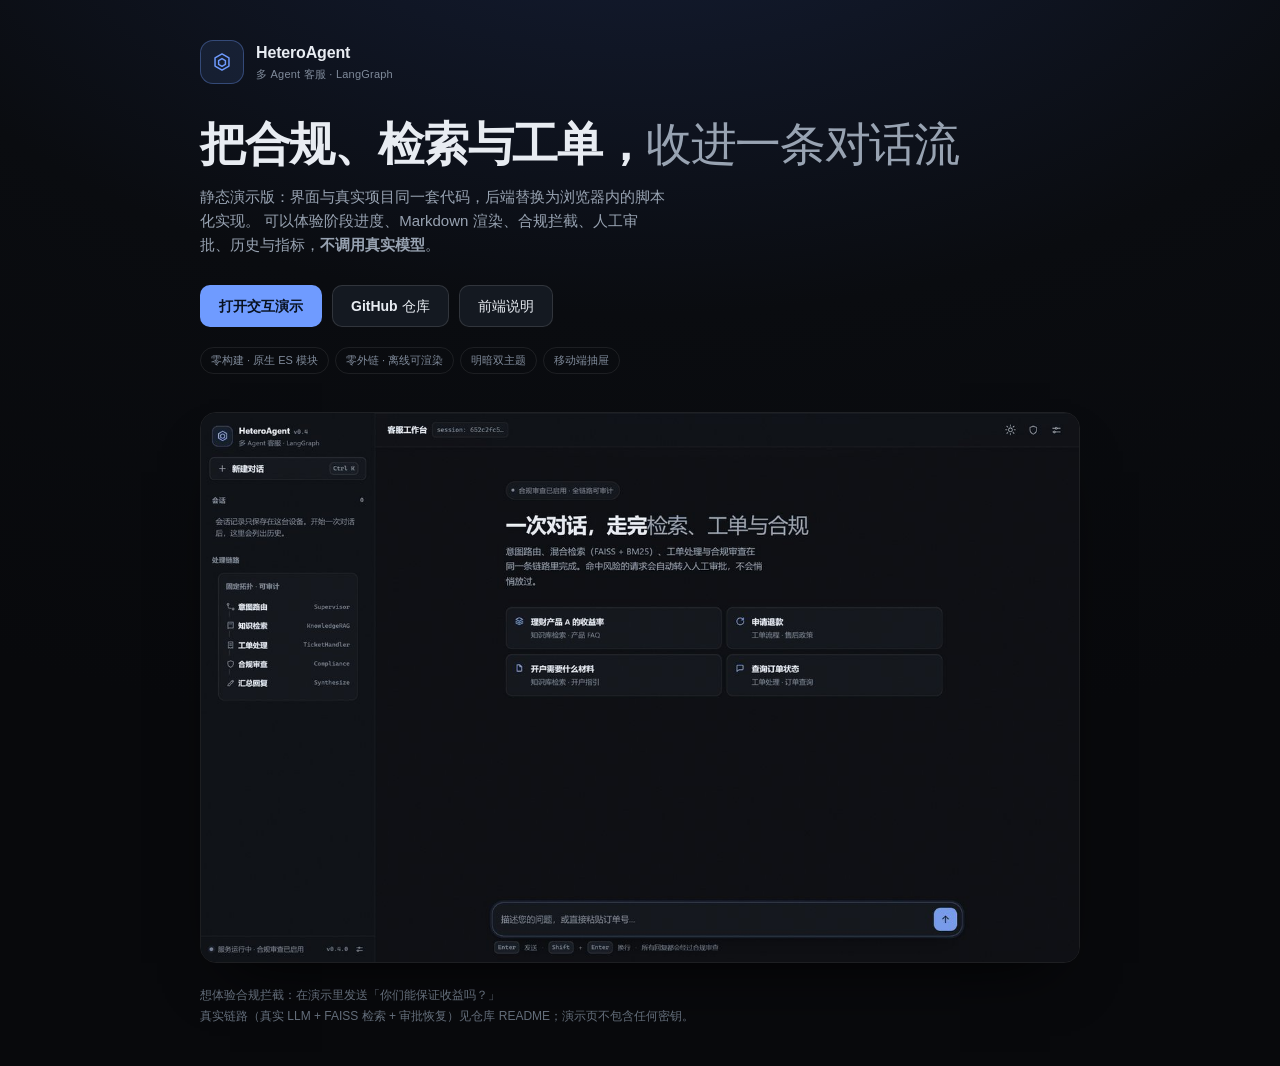
<file: docs/index.html>
<!DOCTYPE html>
<html lang="zh-CN" data-theme="dark">
<head>
<meta charset="UTF-8">
<meta name="viewport" content="width=device-width, initial-scale=1">
<title>HeteroAgent · 交互演示</title>
<meta name="description" content="HeteroAgent 多 Agent 客服工作台的静态演示：流式阶段、合规拦截、人工审批、运行指标。">
<link rel="icon" href="./demo/assets/favicon.svg" type="image/svg+xml">
<style>
  :root { color-scheme: dark; }
  * { box-sizing: border-box; margin: 0; }
  body {
    min-height: 100dvh;
    font-family: "Segoe UI Variable Text", "Segoe UI", -apple-system, "PingFang SC", "Microsoft YaHei UI", sans-serif;
    background: radial-gradient(120% 90% at 50% -20%, #16203a 0%, #0a0c10 55%, #08090c 100%);
    color: #e8ecf2;
    display: grid;
    place-items: center;
    padding: 40px 20px;
    line-height: 1.6;
  }
  main { width: 100%; max-width: 880px; }
  .brand { display: flex; align-items: center; gap: 12px; margin-bottom: 34px; }
  .mark {
    width: 44px; height: 44px; display: grid; place-items: center;
    border-radius: 13px; border: 1px solid rgba(111,155,255,.34);
    background: rgba(111,155,255,.1); color: #6f9bff;
  }
  .brand strong { font-size: 16px; letter-spacing: -.01em; }
  .brand span { display: block; font-size: 11px; color: #7f8a9a; letter-spacing: .02em; }
  h1 { font-size: clamp(30px, 4.4vw, 46px); line-height: 1.15; letter-spacing: -.03em; font-weight: 650; text-wrap: balance; }
  h1 em { font-style: normal; color: #98a3b2; font-weight: 500; }
  .lead { margin-top: 14px; color: #98a3b2; max-width: 56ch; font-size: 15px; }
  .actions { display: flex; flex-wrap: wrap; gap: 10px; margin-top: 28px; }
  .btn {
    display: inline-flex; align-items: center; gap: 8px;
    height: 42px; padding: 0 18px; border-radius: 10px;
    border: 1px solid rgba(255,255,255,.12);
    background: #141921; color: #e8ecf2;
    font-size: 14px; font-weight: 550; text-decoration: none;
    transition: background .2s, border-color .2s, transform .15s;
  }
  .btn:hover { background: #1b222c; border-color: rgba(255,255,255,.2); }
  .btn:active { transform: translateY(1px); }
  .btn.primary { background: #6f9bff; border-color: transparent; color: #081120; font-weight: 650; }
  .btn.primary:hover { background: #93b6ff; }
  .shot {
    margin-top: 38px; border: 1px solid rgba(255,255,255,.09); border-radius: 16px;
    overflow: hidden; box-shadow: 0 30px 60px -30px rgba(0,0,0,.9);
  }
  .shot img { display: block; width: 100%; height: auto; }
  .note { margin-top: 22px; font-size: 12px; color: #636d7a; line-height: 1.7; }
  .note code { font-family: ui-monospace, Consolas, monospace; color: #98a3b2; }
  .chips { display: flex; flex-wrap: wrap; gap: 6px; margin-top: 20px; }
  .chip { font-size: 11px; color: #7f8a9a; border: 1px solid rgba(255,255,255,.08); border-radius: 999px; padding: 4px 10px; }
</style>
</head>
<body>
<main>
  <div class="brand">
    <div class="mark" aria-hidden="true">
      <svg width="22" height="22" viewBox="0 0 24 24" fill="none" stroke="currentColor" stroke-width="1.6" stroke-linejoin="round">
        <path d="M12 3.2l7.6 4.4v8.8L12 20.8 4.4 16.4V7.6z"/>
        <path d="M12 8.3l3.7 2.1v4.2L12 16.7l-3.7-2.1v-4.2z"/>
      </svg>
    </div>
    <div>
      <strong>HeteroAgent</strong>
      <span>多 Agent 客服 · LangGraph</span>
    </div>
  </div>

  <h1>把合规、检索与工单，<em>收进一条对话流</em></h1>
  <p class="lead">
    静态演示版：界面与真实项目同一套代码，后端替换为浏览器内的脚本化实现。
    可以体验阶段进度、Markdown 渲染、合规拦截、人工审批、历史与指标，<strong>不调用真实模型</strong>。
  </p>

  <div class="actions">
    <a class="btn primary" href="./demo/">打开交互演示</a>
    <a class="btn" href="https://github.com/LC-di-yan/HeteroAgent">GitHub 仓库</a>
    <a class="btn" href="https://github.com/LC-di-yan/HeteroAgent/blob/main/docs/FRONTEND.md">前端说明</a>
  </div>

  <div class="chips">
    <span class="chip">零构建 · 原生 ES 模块</span>
    <span class="chip">零外链 · 离线可渲染</span>
    <span class="chip">明暗双主题</span>
    <span class="chip">移动端抽屉</span>
  </div>

  <figure class="shot">
    <img src="./screenshots/frontend-home-dark.jpg" alt="HeteroAgent 工作台暗色界面">
  </figure>

  <p class="note">
    想体验合规拦截：在演示里发送「你们能保证收益吗？」<br>
    真实链路（真实 LLM + FAISS 检索 + 审批恢复）见仓库 README；演示页不包含任何密钥。
  </p>
</main>
</body>
</html>
</file>
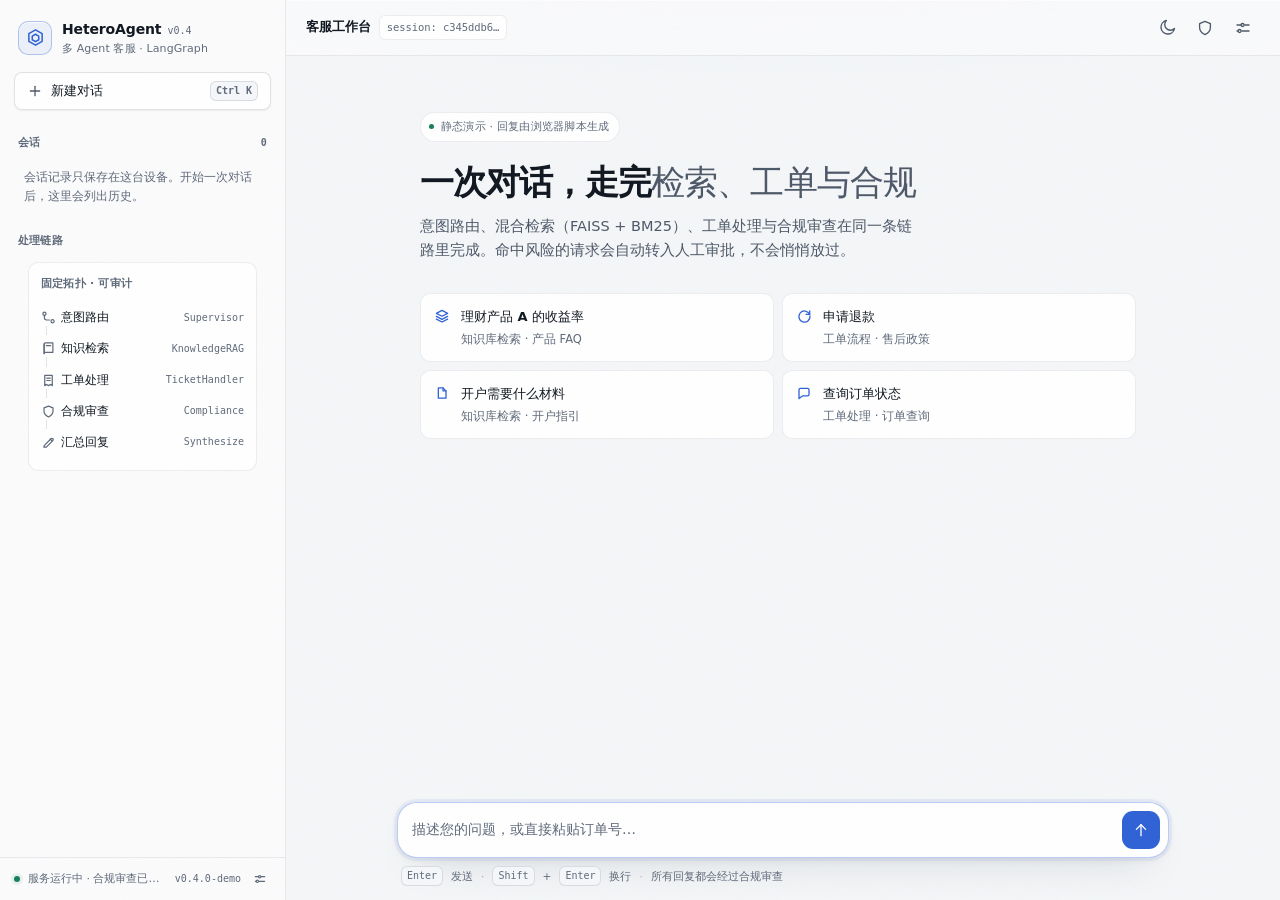
<file: docs/demo/index.html>
<!DOCTYPE html>
<html lang="zh-CN" data-theme="dark">
<head>
  <meta charset="UTF-8">
  <meta name="viewport" content="width=device-width, initial-scale=1, viewport-fit=cover">
  <title>HeteroAgent · 智能客服工作台</title>
  <meta name="description" content="基于 LangGraph 的多 Agent 客服工作台：意图路由、混合检索、工单处理、合规审查与人工审批，全部在一条对话流内完成。">
  <meta name="color-scheme" content="dark light">
  <meta name="theme-color" content="#0a0c10">
  <meta property="og:title" content="HeteroAgent · 智能客服工作台">
  <meta property="og:description" content="意图路由 → 知识检索 / 工单处理 → 合规审查 → 汇总回复。">
  <meta property="og:type" content="website">
  <link rel="icon" href="assets/favicon.svg" type="image/svg+xml">
  <link rel="manifest" href="assets/manifest.webmanifest">
  <link rel="stylesheet" href="assets/app.css">
  <script>
    /* 主题在首次绘制前确定，避免闪白 */
    (function () {
      try {
        var saved = JSON.parse(localStorage.getItem('ha.settings.v2') || '{}');
        var theme = saved.theme || 'system';
        if (theme === 'system') {
          theme = window.matchMedia('(prefers-color-scheme: light)').matches ? 'light' : 'dark';
        }
        document.documentElement.setAttribute('data-theme', theme);
      } catch (err) { /* keep default dark */ }
    })();
  </script>
</head>
<body>
  <a class="skip-link" href="#composerInput">跳到输入框</a>
  <div class="grain" aria-hidden="true"></div>

  <div class="app" id="app" data-drawer="closed">
    <!-- ═══ 侧栏 ═══ -->
    <aside class="rail" id="rail" aria-label="会话与系统信息">
      <div class="brand">
        <div class="brand-mark" aria-hidden="true"><span data-icon="brand" data-icon-size="21"></span></div>
        <div>
          <div class="brand-name">HeteroAgent <span>v0.4</span></div>
          <div class="brand-sub">多 Agent 客服 · LangGraph</div>
        </div>
      </div>

      <div class="rail-actions">
        <button class="btn-new" id="newChat" type="button">
          <span data-icon="plus" data-icon-size="16"></span>
          新建对话
          <kbd>Ctrl K</kbd>
        </button>
      </div>

      <div class="rail-scroll">
        <div class="rail-section">
          <div class="rail-label">
            <span>会话</span>
            <span class="count" id="convCount">0</span>
          </div>
          <div class="conv-list" id="convList" role="list"></div>
          <p class="empty-conv" id="convEmpty">会话记录只保存在这台设备。开始一次对话后，这里会列出历史。</p>
        </div>

        <div class="rail-section">
          <div class="rail-label"><span>处理链路</span></div>
          <div class="pipeline-card">
            <h3>固定拓扑 · 可审计</h3>
            <div class="pipeline-node" data-node="supervisor_route">
              <span data-icon="route" data-icon-size="15"></span>
              <strong>意图路由</strong><em>Supervisor</em>
            </div>
            <div class="pipeline-node" data-node="knowledge_rag">
              <span data-icon="book" data-icon-size="15"></span>
              <strong>知识检索</strong><em>KnowledgeRAG</em>
            </div>
            <div class="pipeline-node" data-node="ticket_handler">
              <span data-icon="ticket" data-icon-size="15"></span>
              <strong>工单处理</strong><em>TicketHandler</em>
            </div>
            <div class="pipeline-node" data-node="compliance_check">
              <span data-icon="shield" data-icon-size="15"></span>
              <strong>合规审查</strong><em>Compliance</em>
            </div>
            <div class="pipeline-node" data-node="synthesize">
              <span data-icon="pen" data-icon-size="15"></span>
              <strong>汇总回复</strong><em>Synthesize</em>
            </div>
          </div>
        </div>
      </div>

      <div class="rail-foot" id="healthFoot" data-health="unknown">
        <span class="status-dot" aria-hidden="true"></span>
        <span id="healthText">正在检查服务…</span>
        <span class="ver" id="healthVer"></span>
        <button type="button" id="railSettings" aria-label="打开设置" title="设置">
          <span data-icon="sliders" data-icon-size="14"></span>
        </button>
      </div>
    </aside>

    <!-- ═══ 工作区 ═══ -->
    <main class="workspace">
      <header class="topbar">
        <button class="icon-btn only-mobile" id="railToggle" type="button" aria-label="打开会话列表" aria-controls="rail" aria-expanded="false">
          <span data-icon="menu" data-icon-size="18"></span>
        </button>
        <div class="topbar-title">
          客服工作台
          <span class="session-chip" id="sessionChip">session: —</span>
        </div>
        <div class="topbar-actions">
          <button class="icon-btn" id="themeToggle" type="button" aria-label="切换明暗主题" title="切换主题">
            <span id="themeIcon"></span>
          </button>
          <button class="icon-btn" id="approvalsBtn" type="button" aria-label="待处理审批" aria-controls="drawer" aria-expanded="false" title="待处理审批">
            <span data-icon="shield" data-icon-size="18"></span>
            <span class="dot-badge" id="approvalCount" hidden>0</span>
          </button>
          <button class="icon-btn" id="settingsBtn" type="button" aria-label="设置" aria-controls="drawer" aria-expanded="false" title="设置">
            <span data-icon="sliders" data-icon-size="18"></span>
          </button>
        </div>
      </header>

      <div class="banner" id="banner" role="status">
        <span data-icon="alert" data-icon-size="14"></span>
        <span id="bannerText">网络已断开，恢复后可以继续发送。</span>
      </div>

      <div class="transcript" id="transcript" role="log" aria-label="对话记录" tabindex="-1">
        <div class="transcript-inner" id="transcriptInner">
          <section class="welcome" id="welcome">
            <div class="welcome-eyebrow"><span class="status-dot" aria-hidden="true"></span>静态演示 · 回复由浏览器脚本生成</div>
            <h1>一次对话，走完<span class="muted">检索、工单与合规</span></h1>
            <p class="welcome-lead">意图路由、混合检索（FAISS + BM25）、工单处理与合规审查在同一条链路里完成。命中风险的请求会自动转入人工审批，不会悄悄放过。</p>
            <div class="welcome-grid" id="welcomeGrid">
              <button class="prompt-card" type="button" data-prompt="理财产品A的收益率是多少？" style="--i:0">
                <span data-icon="layers" data-icon-size="16"></span>
                <span class="pc-title">理财产品 A 的收益率</span>
                <span class="pc-desc">知识库检索 · 产品 FAQ</span>
              </button>
              <button class="prompt-card" type="button" data-prompt="我要申请退款" style="--i:1">
                <span data-icon="refresh" data-icon-size="16"></span>
                <span class="pc-title">申请退款</span>
                <span class="pc-desc">工单流程 · 售后政策</span>
              </button>
              <button class="prompt-card" type="button" data-prompt="如何开户？需要什么材料？" style="--i:2">
                <span data-icon="file" data-icon-size="16"></span>
                <span class="pc-title">开户需要什么材料</span>
                <span class="pc-desc">知识库检索 · 开户指引</span>
              </button>
              <button class="prompt-card" type="button" data-prompt="帮我查一下订单状态" style="--i:3">
                <span data-icon="message" data-icon-size="16"></span>
                <span class="pc-title">查询订单状态</span>
                <span class="pc-desc">工单处理 · 订单查询</span>
              </button>
            </div>
          </section>

          <div class="messages" id="messages"></div>
        </div>

      </div>

      <footer class="composer">
        <button class="jump-latest" id="jumpLatest" type="button" data-visible="false">
          <span data-icon="chevronDown" data-icon-size="14"></span>
          最新回复
        </button>
        <form class="composer-inner" id="composerForm" autocomplete="off">
          <div class="composer-card">
            <textarea class="composer-input" id="composerInput" rows="1" maxlength="8000"
              placeholder="描述您的问题，或直接粘贴订单号…" aria-label="消息输入框"></textarea>
            <div class="composer-tools">
              <button class="stop-btn" id="stopBtn" type="button" aria-label="停止生成" title="停止生成">
                <span data-icon="stop" data-icon-size="14"></span>
              </button>
              <button class="send-btn" id="sendBtn" type="submit" aria-label="发送消息" title="发送">
                <span data-icon="arrowUp" data-icon-size="18"></span>
              </button>
            </div>
          </div>
          <div class="composer-foot">
            <kbd>Enter</kbd><span>发送</span>
            <span class="sep">·</span>
            <kbd>Shift</kbd><span>+</span><kbd>Enter</kbd><span>换行</span>
            <span class="sep hint-extra">·</span>
            <span class="hint-extra">所有回复都会经过合规审查</span>
            <span class="counter" id="charCount"></span>
          </div>
        </form>
      </footer>
    </main>

    <!-- ═══ 抽屉 ═══ -->
    <aside class="drawer" id="drawer" aria-label="详情面板">
      <div class="drawer-head">
        <h2 id="drawerTitle">会话历史</h2>
        <button class="icon-btn" id="drawerClose" type="button" aria-label="关闭面板">
          <span data-icon="close" data-icon-size="18"></span>
        </button>
      </div>
      <div class="tabs" role="tablist" aria-label="面板切换">
        <button class="tab" type="button" role="tab" id="tab-history" data-tab="history" aria-selected="true" aria-controls="panel-history">历史<span class="num" id="histCount"></span></button>
        <button class="tab" type="button" role="tab" id="tab-approvals" data-tab="approvals" aria-selected="false" aria-controls="panel-approvals">审批<span class="num" id="apprCount">0</span></button>
        <button class="tab" type="button" role="tab" id="tab-metrics" data-tab="metrics" aria-selected="false" aria-controls="panel-metrics">指标</button>
        <button class="tab" type="button" role="tab" id="tab-settings" data-tab="settings" aria-selected="false" aria-controls="panel-settings">设置</button>
      </div>
      <div class="drawer-body">
        <section class="panel" id="panel-history" data-panel="history" data-active="true" role="tabpanel" aria-labelledby="tab-history"></section>
        <section class="panel" id="panel-approvals" data-panel="approvals" role="tabpanel" aria-labelledby="tab-approvals"></section>
        <section class="panel" id="panel-metrics" data-panel="metrics" role="tabpanel" aria-labelledby="tab-metrics"></section>
        <section class="panel" id="panel-settings" data-panel="settings" role="tabpanel" aria-labelledby="tab-settings"></section>
      </div>
    </aside>

    <div class="scrim" id="scrim" hidden></div>
  </div>

  <div class="toasts" id="toasts" role="status" aria-live="polite"></div>
  <p id="liveStatus" class="visually-hidden" aria-live="polite"></p>

  <script src="mock-backend.js"></script>
  <script type="module" src="assets/js/app.js"></script>
</body>
</html>
</file>
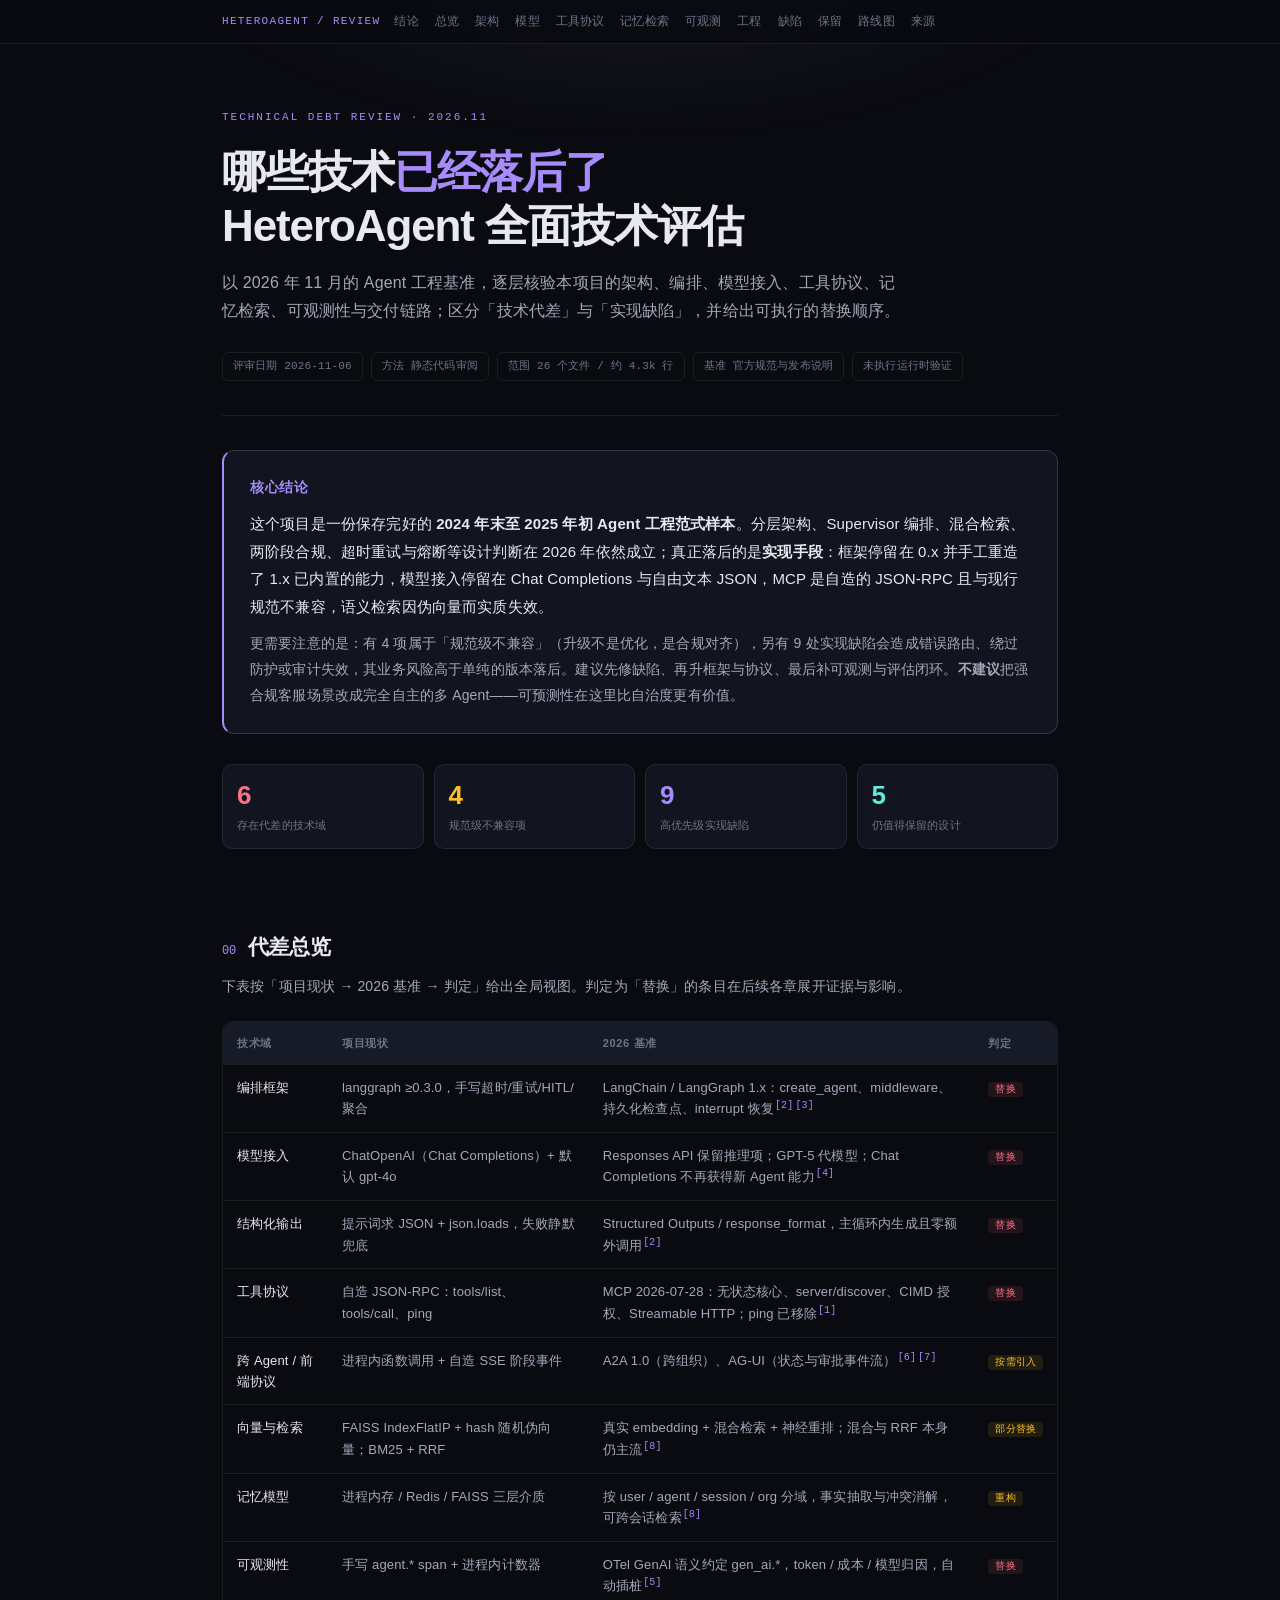
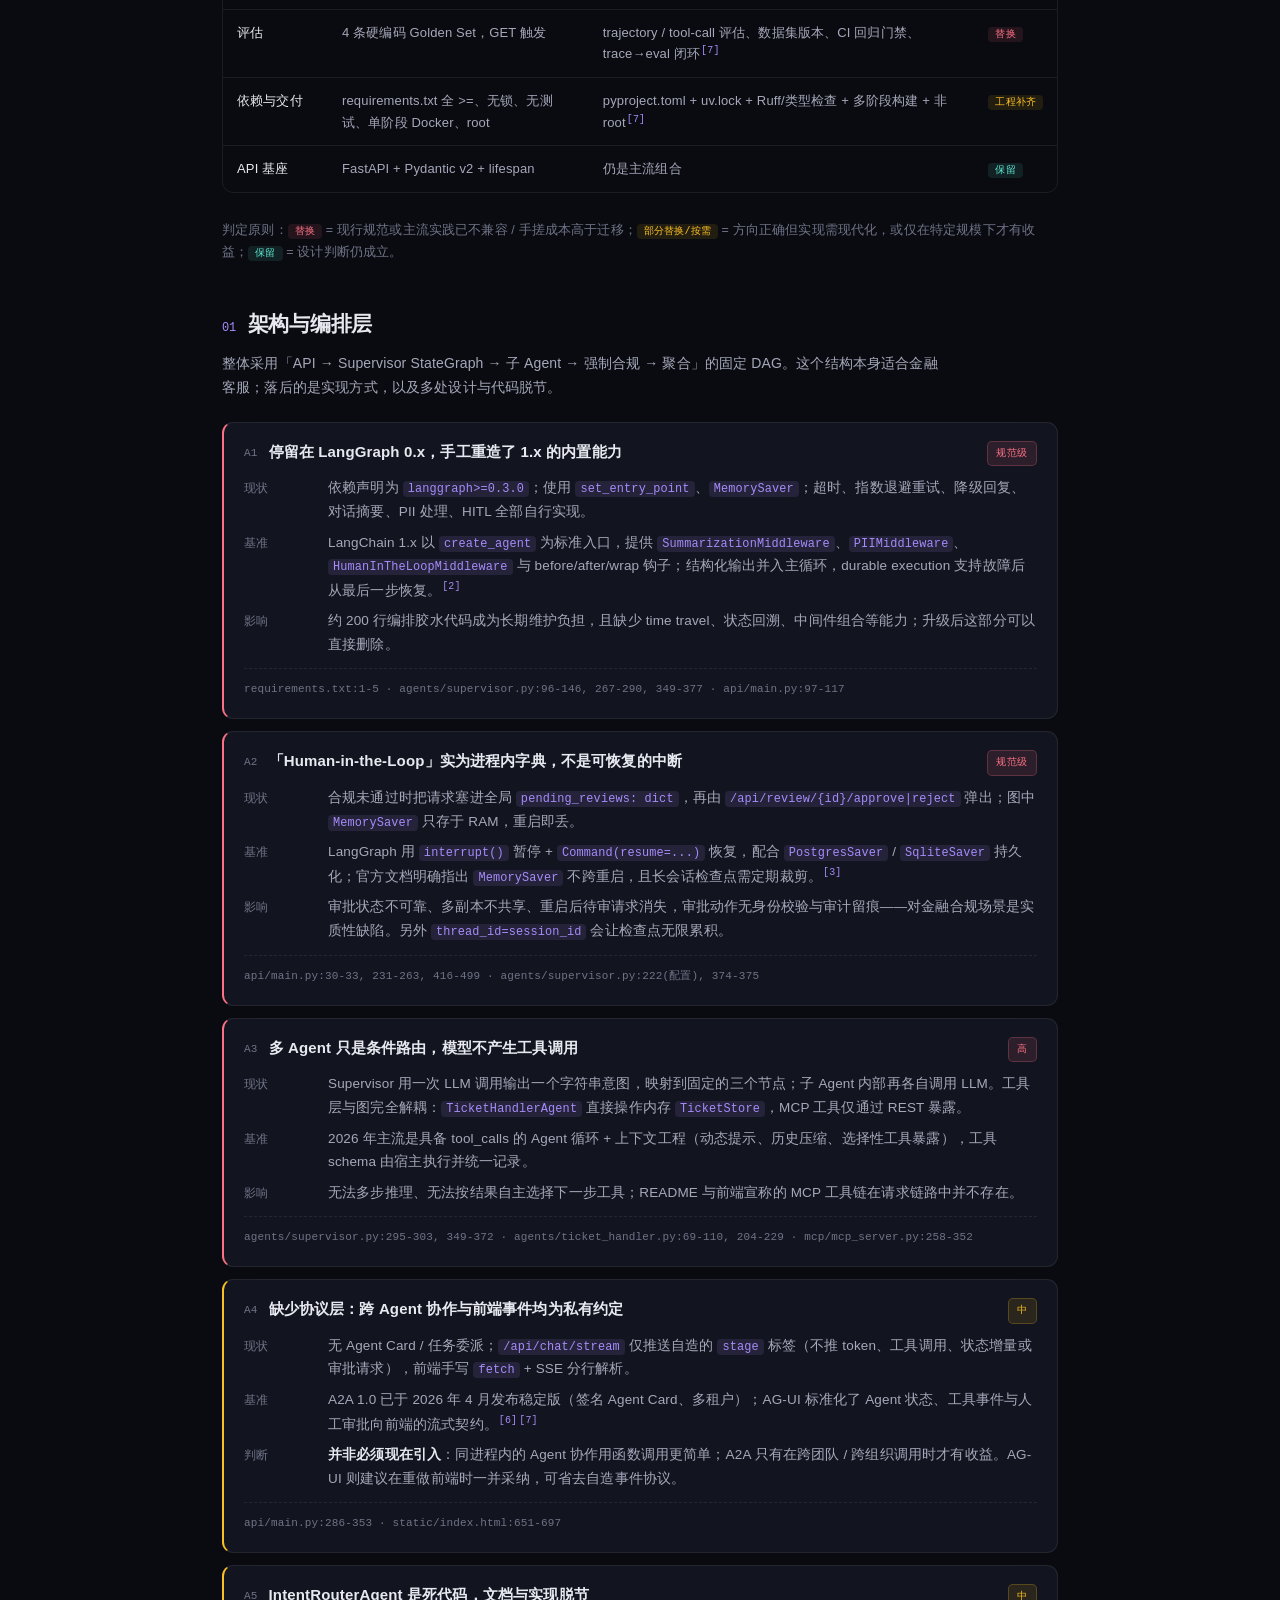
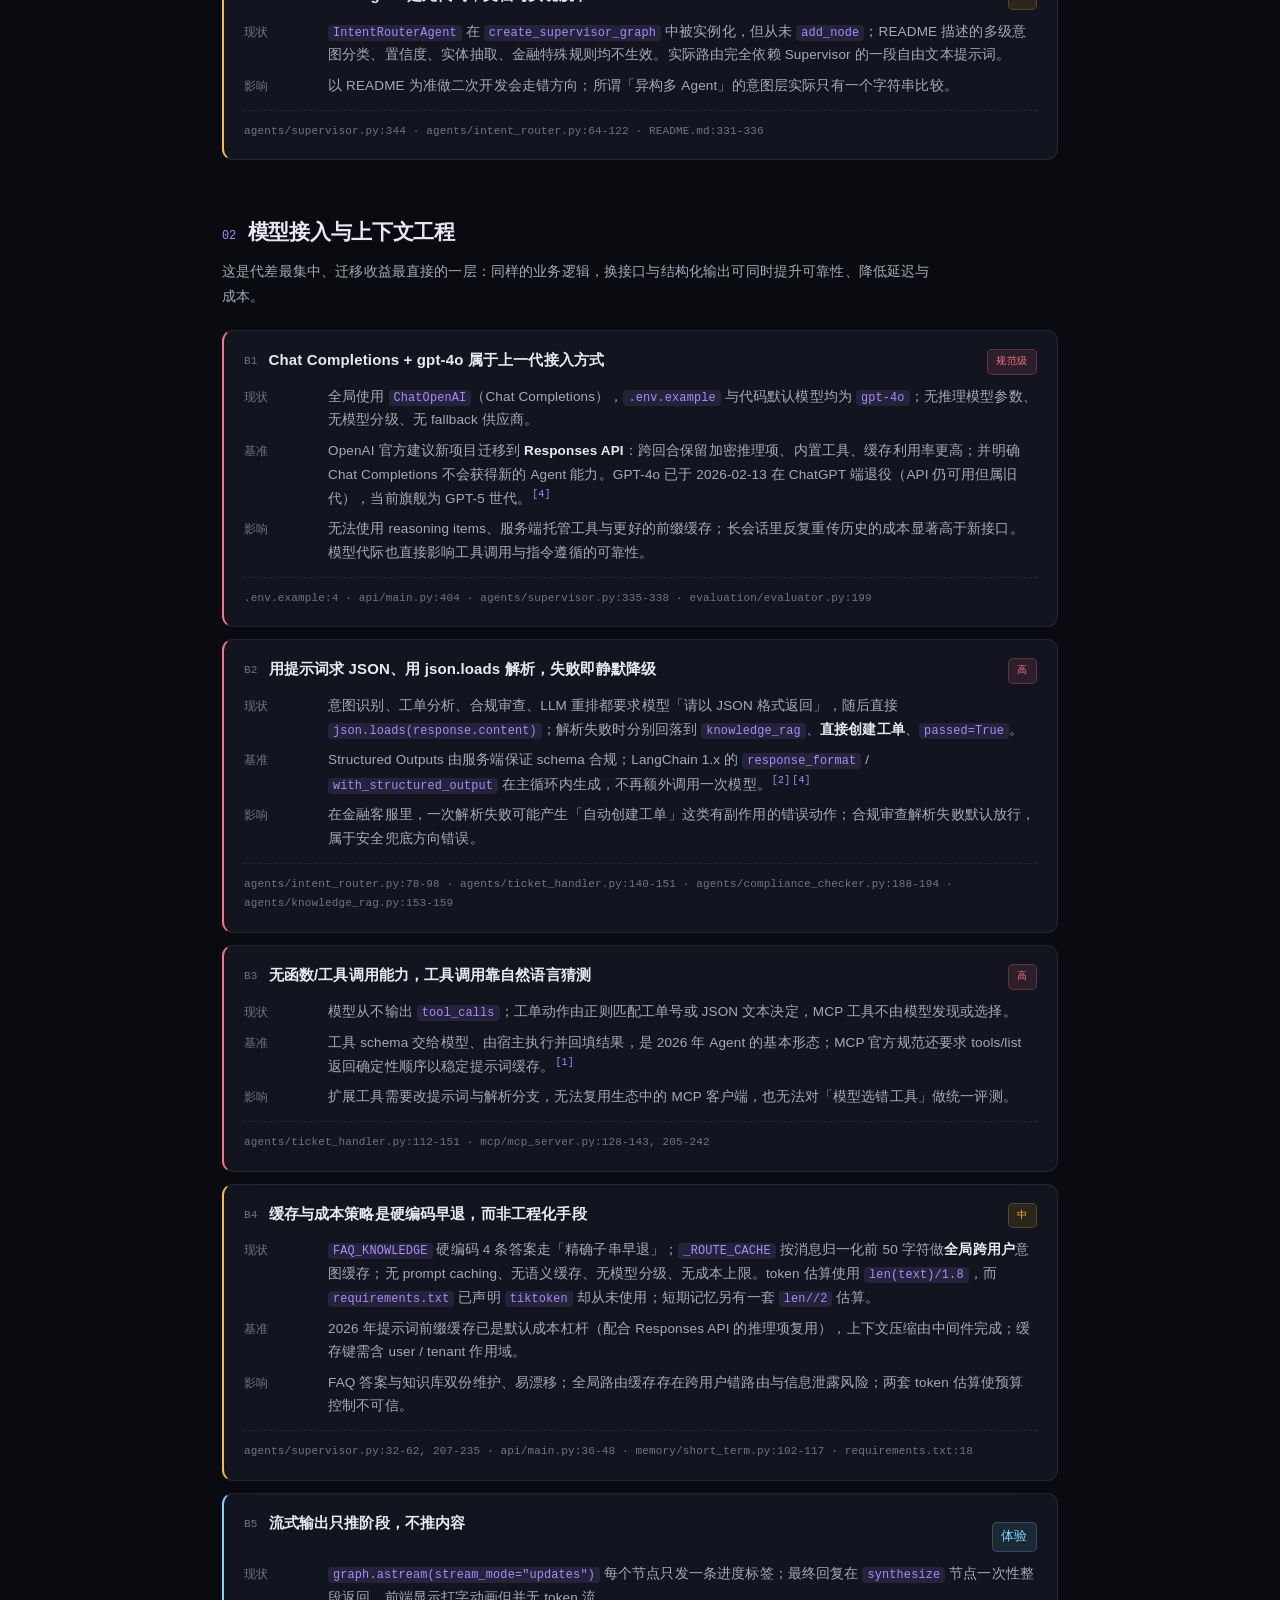
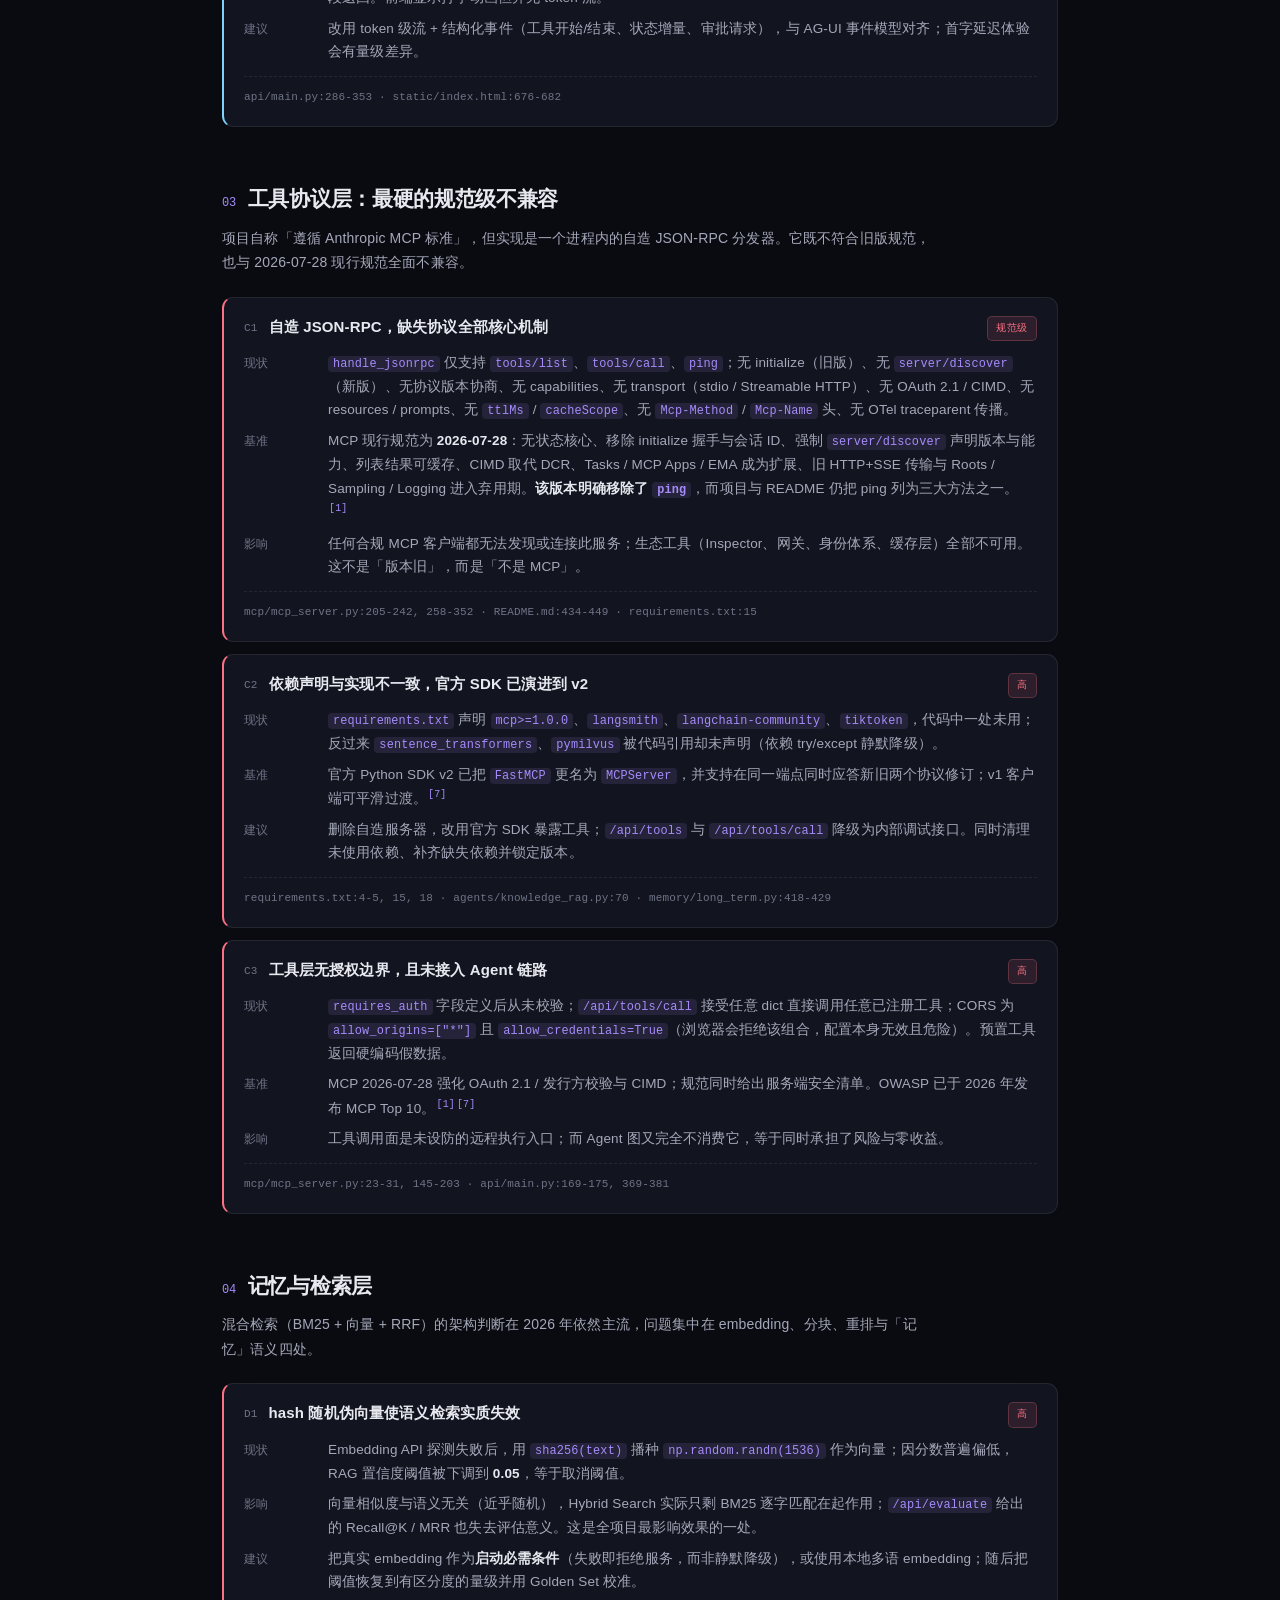
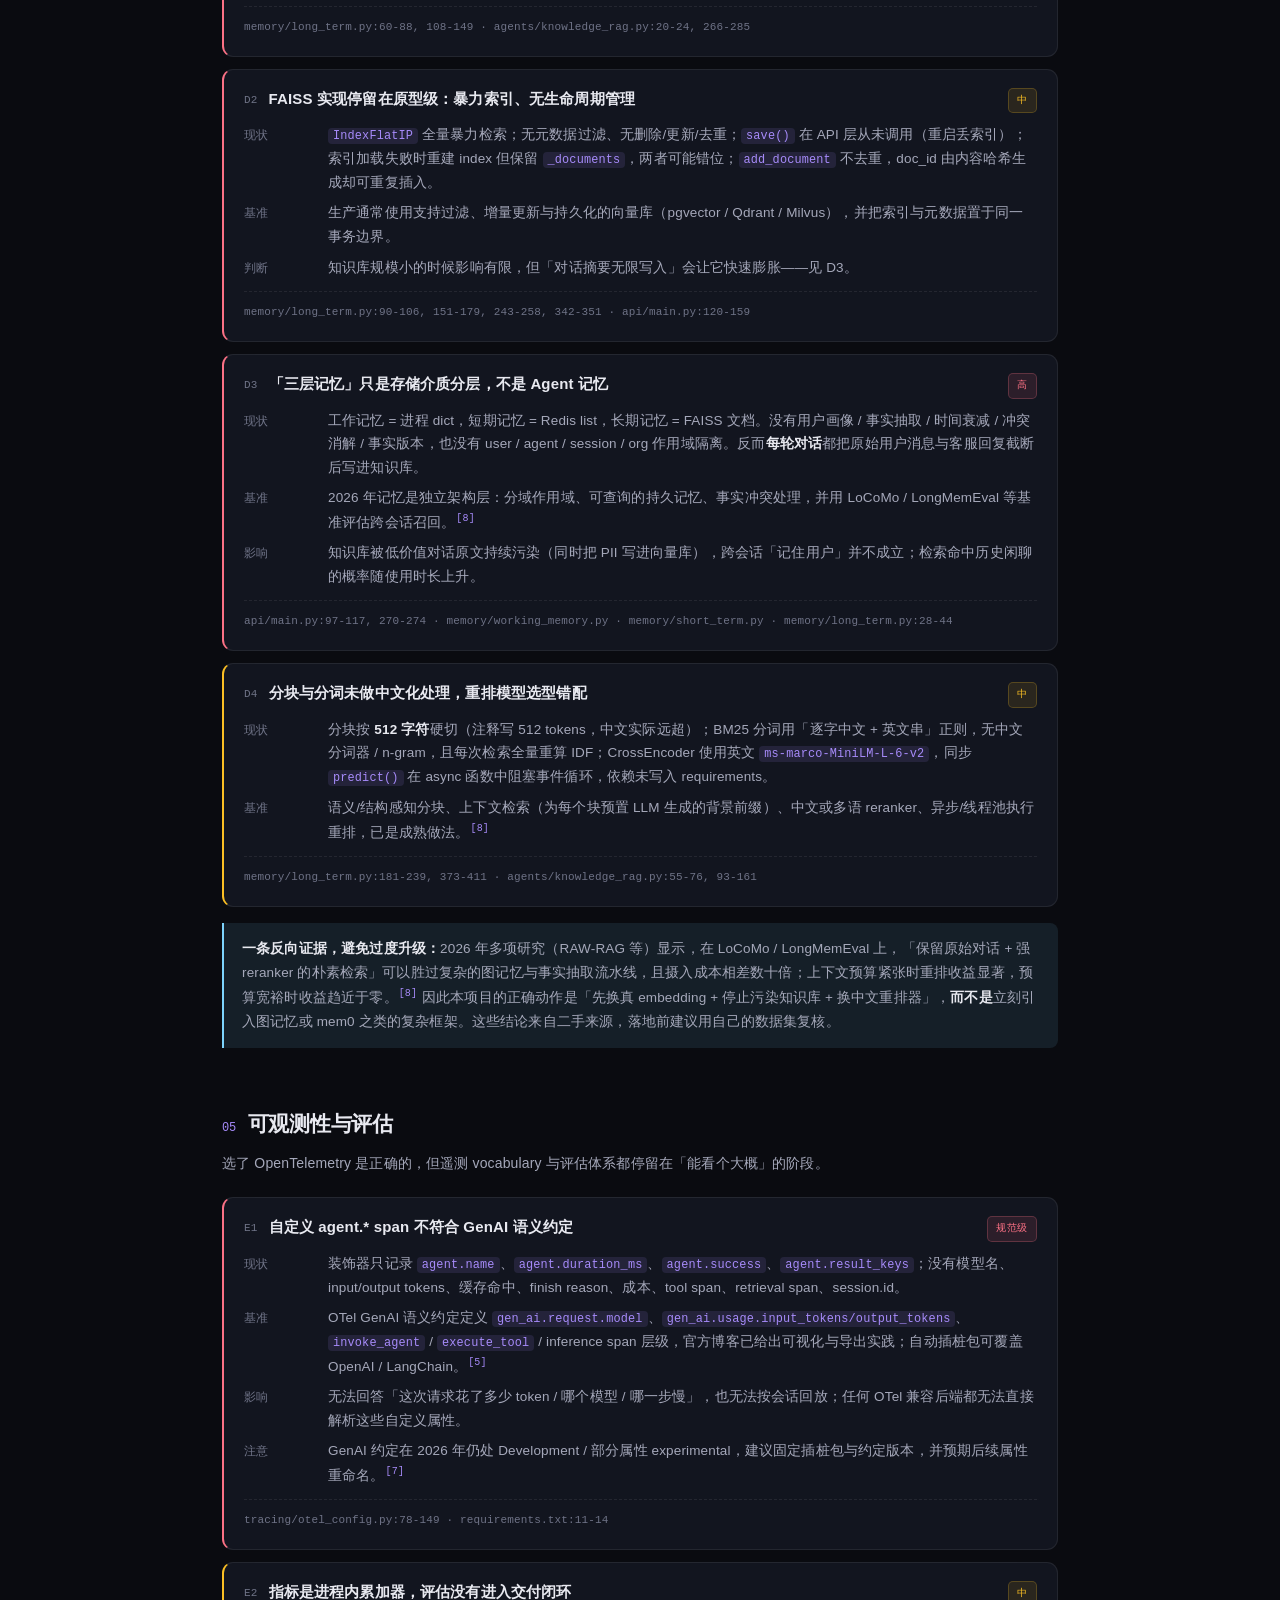
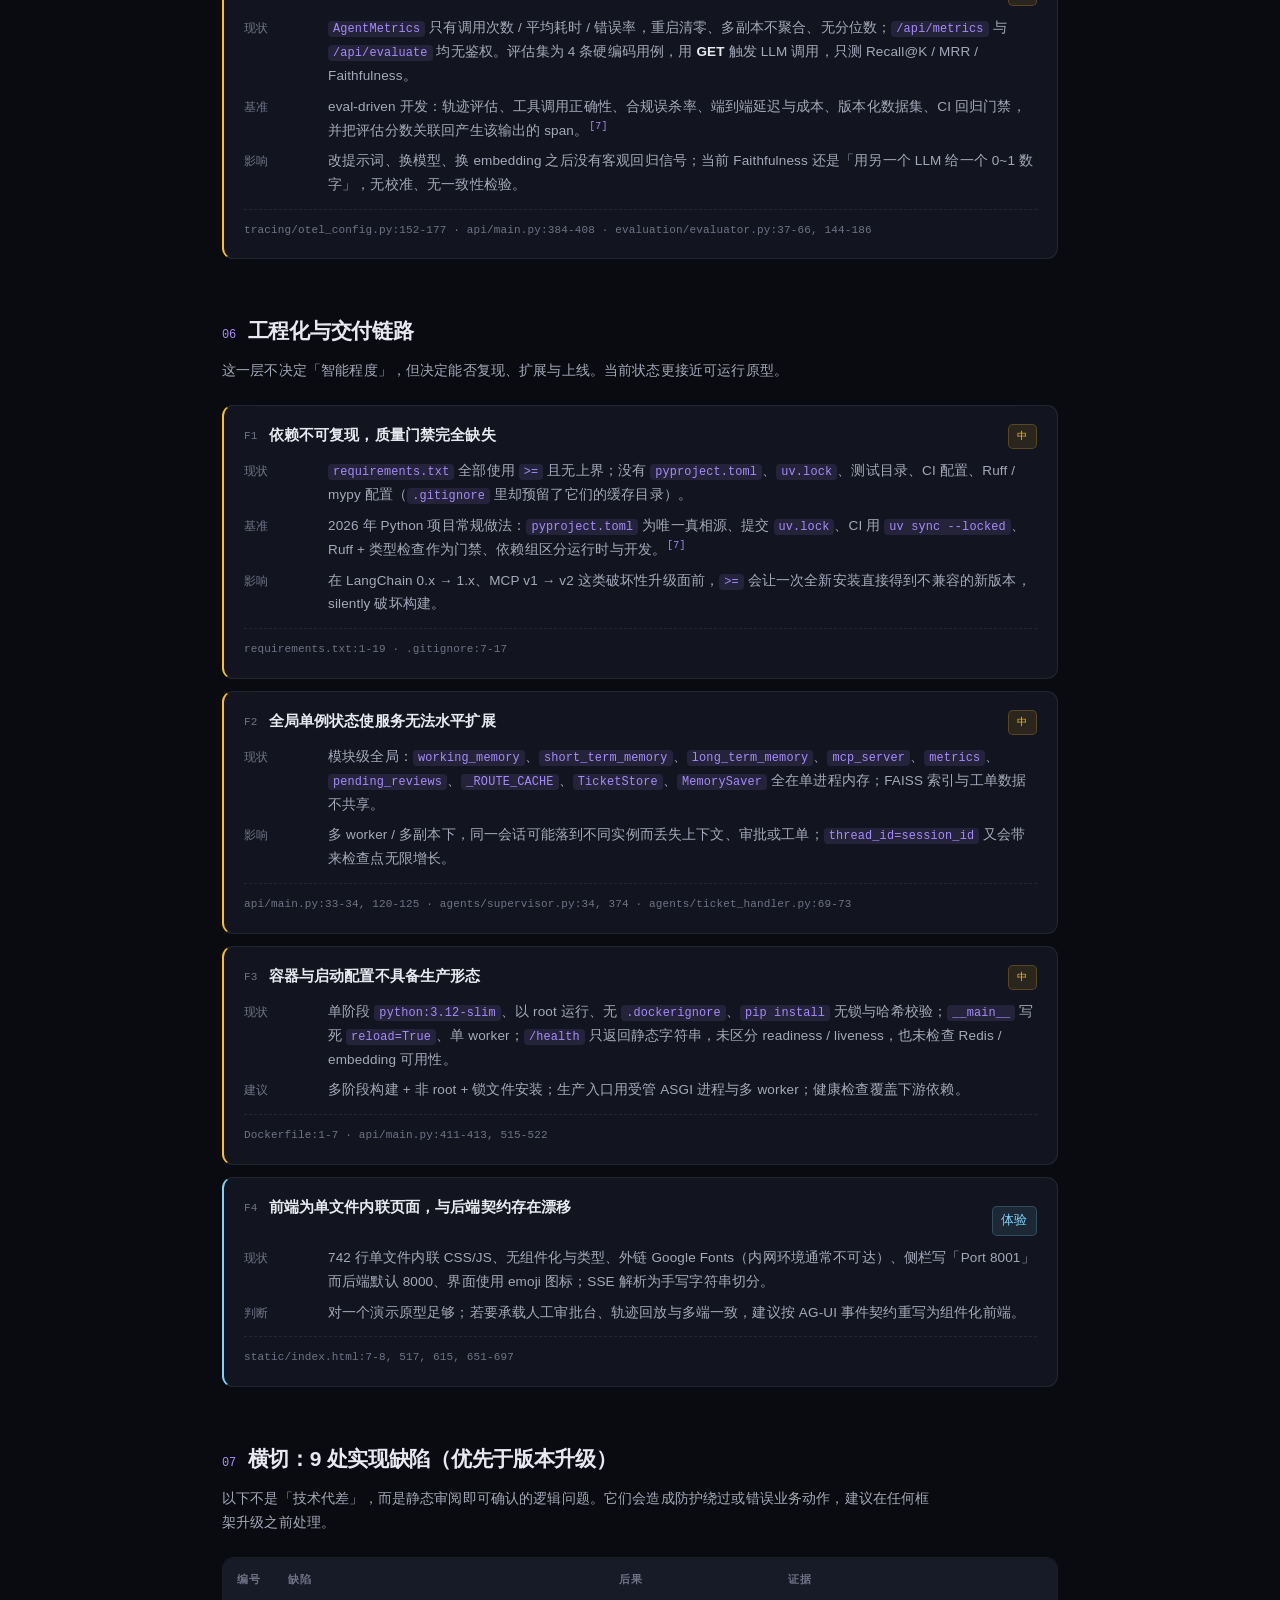
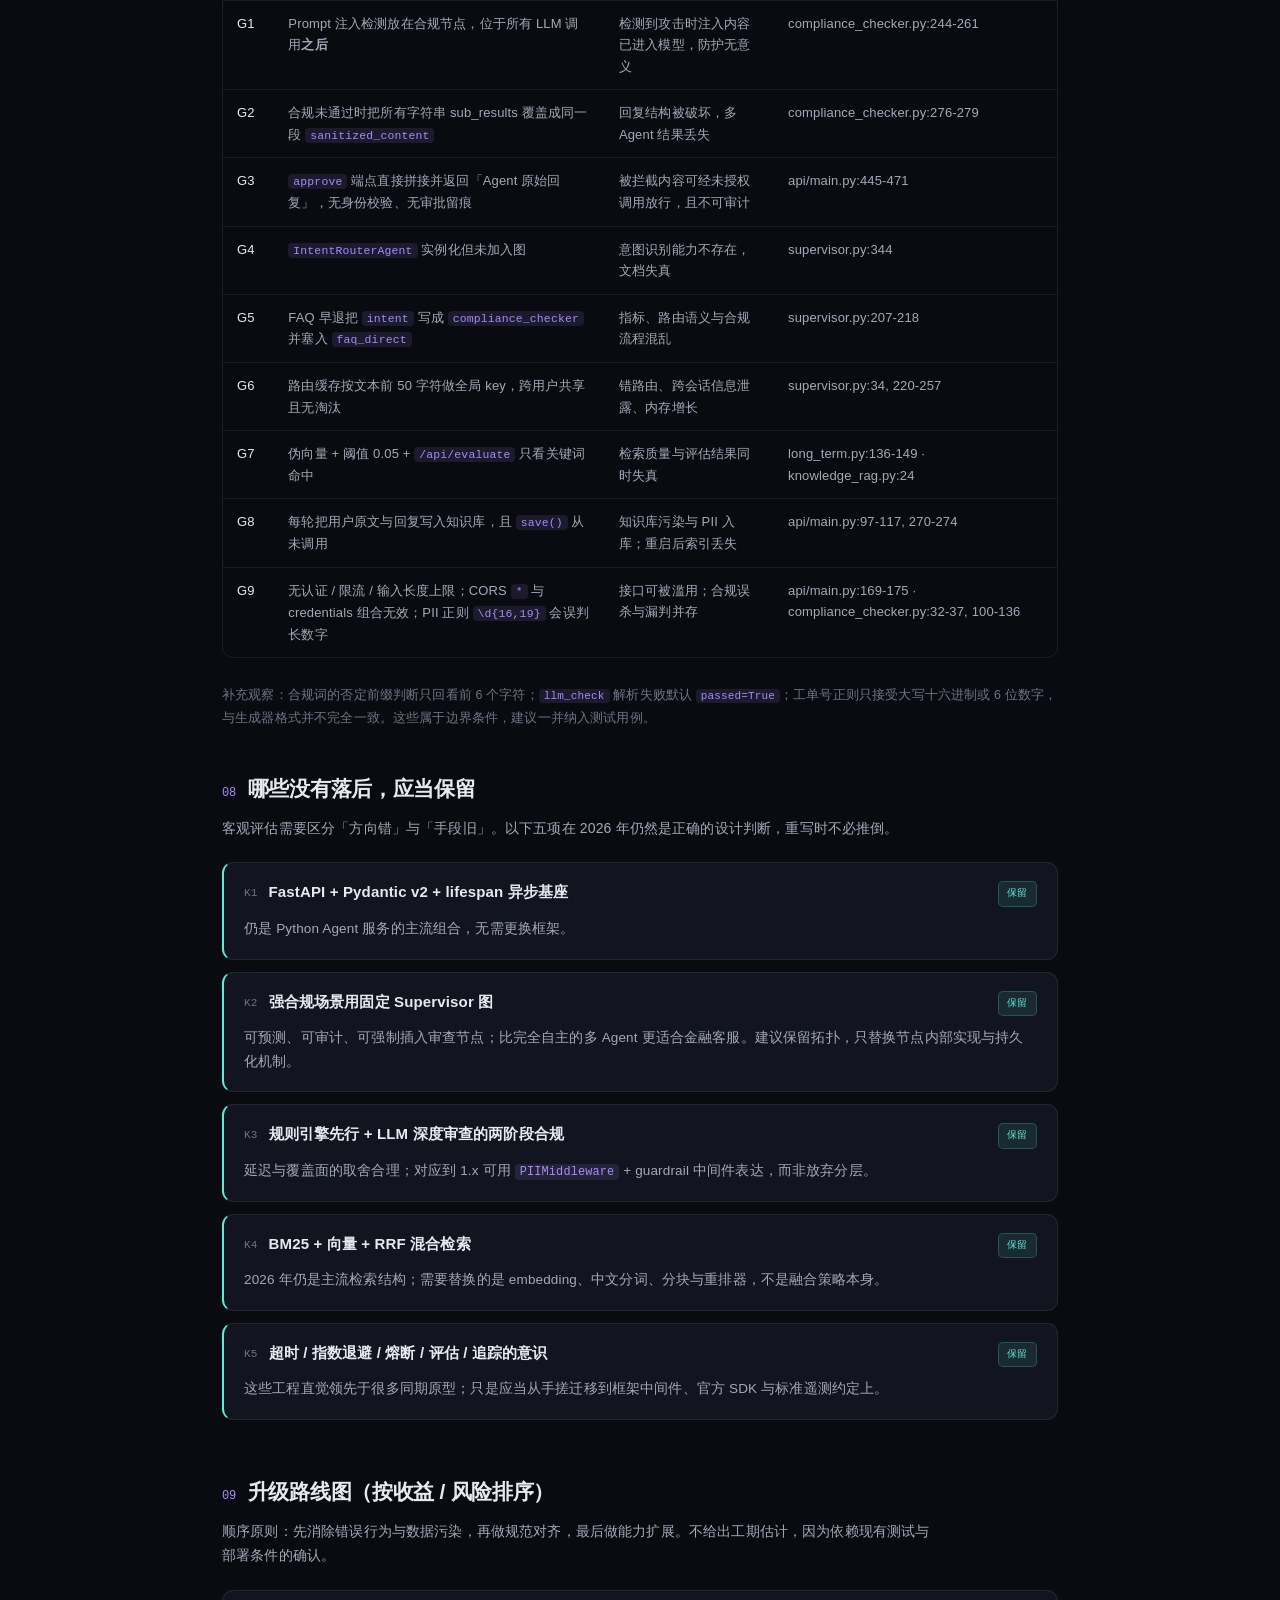
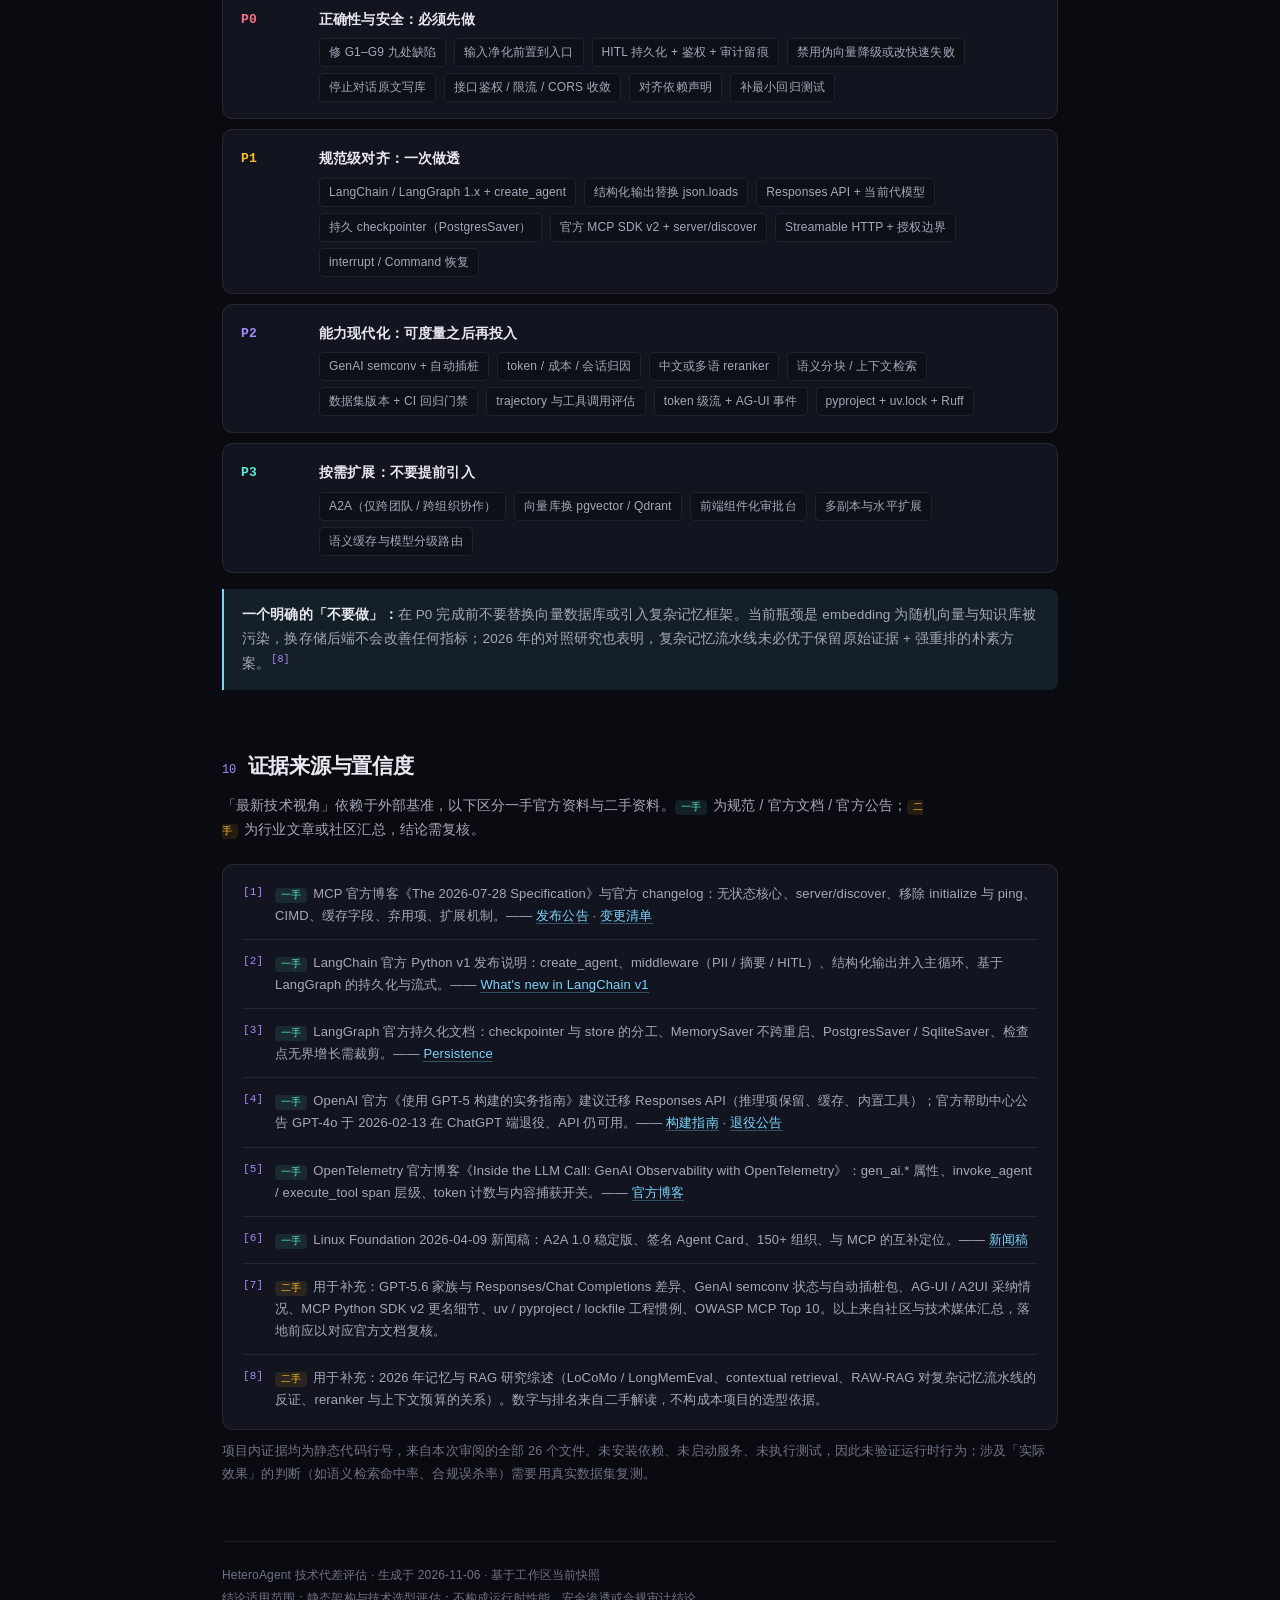
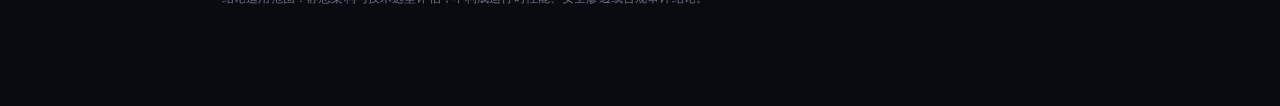
<file: tech-assessment-2026-11.html>
<!DOCTYPE html>
<html lang="zh-CN">
<head>
<meta charset="UTF-8">
<meta name="viewport" content="width=device-width, initial-scale=1.0, viewport-fit=cover">
<meta name="color-scheme" content="dark light">
<title>HeteroAgent 技术代差评估 · 2026-11</title>
<style>
:root{
  --bg:#0a0b10; --bg2:#0e1018; --surface:#12151f; --surface2:#171b27;
  --line:rgba(255,255,255,.075); --line2:rgba(255,255,255,.14);
  --text:#e8e9f0; --sub:#a5a8ba; --dim:#6f7387;
  --violet:#a78bfa; --violet-dim:rgba(167,139,250,.12);
  --mint:#5eead4; --mint-dim:rgba(94,234,212,.10);
  --rose:#fb7185; --rose-dim:rgba(251,113,133,.11);
  --amber:#fbbf24; --amber-dim:rgba(251,191,36,.10);
  --blue:#7dd3fc; --blue-dim:rgba(125,211,252,.10);
  --mono:ui-monospace,SFMono-Regular,"Cascadia Code",Consolas,"Liberation Mono",monospace;
  --sans:"Inter",-apple-system,BlinkMacSystemFont,"Segoe UI","PingFang SC","Hiragino Sans GB","Microsoft YaHei",sans-serif;
}
*{margin:0;padding:0;box-sizing:border-box}
html{scroll-behavior:smooth;scroll-padding-top:76px;-webkit-text-size-adjust:100%}
body{background:var(--bg);color:var(--text);font-family:var(--sans);font-size:15px;line-height:1.75;letter-spacing:.01em;-webkit-font-smoothing:antialiased}
body::before{content:"";position:fixed;inset:0;pointer-events:none;z-index:-1;background:radial-gradient(ellipse 55% 34% at 50% -8%,rgba(167,139,250,.10),transparent 70%)}
#progress{position:fixed;top:0;left:0;height:2px;width:0;background:var(--violet);z-index:50;transition:width .1s linear}
.wrap{max-width:880px;margin:0 auto;padding:0 22px 96px}

.topbar{position:sticky;top:0;z-index:40;background:rgba(10,11,16,.88);backdrop-filter:blur(18px);-webkit-backdrop-filter:blur(18px);border-bottom:1px solid var(--line)}
.topbar-in{max-width:880px;margin:0 auto;padding:11px 22px;display:flex;align-items:center;gap:14px;overflow-x:auto;scrollbar-width:none}
.topbar-in::-webkit-scrollbar{display:none}
.brand{font-family:var(--mono);font-size:11px;color:var(--violet);letter-spacing:.12em;white-space:nowrap}
.topbar nav{display:flex;gap:16px;white-space:nowrap}
.topbar nav a{color:var(--dim);text-decoration:none;font-size:12px;transition:color .2s}
.topbar nav a:hover{color:var(--text)}

header.hero{padding:64px 0 34px;border-bottom:1px solid var(--line)}
.kicker{font-family:var(--mono);font-size:11px;color:var(--violet);letter-spacing:.18em;text-transform:uppercase;margin-bottom:18px}
h1{font-size:clamp(29px,6.4vw,44px);line-height:1.22;font-weight:600;letter-spacing:-.025em;margin-bottom:16px}
h1 em{font-style:normal;color:var(--violet)}
.lede{font-size:16px;color:var(--sub);max-width:680px;line-height:1.8}
.meta{margin-top:26px;display:flex;flex-wrap:wrap;gap:8px}
.meta span{font-family:var(--mono);font-size:11px;color:var(--dim);border:1px solid var(--line);padding:4px 10px;border-radius:6px}

.verdict{margin:34px 0 30px;padding:24px 26px;background:var(--surface);border:1px solid var(--line2);border-left:2px solid var(--violet);border-radius:12px}
.verdict h2{font-size:14px;font-weight:600;color:var(--violet);letter-spacing:.04em;margin-bottom:10px}
.verdict p{font-size:15px;color:var(--text);line-height:1.85}
.verdict p+p{margin-top:10px;color:var(--sub);font-size:14px}

.stats{display:grid;grid-template-columns:repeat(4,1fr);gap:10px;margin-bottom:38px}
.stat{background:var(--surface);border:1px solid var(--line);border-radius:10px;padding:15px 14px}
.stat b{display:block;font-size:26px;font-weight:600;line-height:1.2;letter-spacing:-.02em}
.stat span{display:block;font-size:11px;color:var(--dim);margin-top:6px;line-height:1.5}
.stat.a b{color:var(--rose)} .stat.b b{color:var(--amber)} .stat.c b{color:var(--violet)} .stat.d b{color:var(--mint)}

section{padding-top:42px}
h2.sec{font-size:21px;font-weight:600;letter-spacing:-.015em;margin-bottom:8px;display:flex;align-items:baseline;gap:12px}
h2.sec .num{font-family:var(--mono);font-size:12px;color:var(--violet);font-weight:400}
.sec-intro{color:var(--sub);font-size:14px;margin-bottom:22px;max-width:720px}
h3.sub{font-size:15px;font-weight:600;margin:28px 0 12px;color:var(--text)}

.card{background:var(--surface);border:1px solid var(--line);border-radius:11px;padding:18px 20px;margin-bottom:12px}
.card.bad{border-left:2px solid var(--rose)}
.card.warn{border-left:2px solid var(--amber)}
.card.ok{border-left:2px solid var(--mint)}
.card.info{border-left:2px solid var(--blue)}
.card-head{display:flex;align-items:flex-start;gap:11px;flex-wrap:wrap;margin-bottom:10px}
.card-id{font-family:var(--mono);font-size:11px;color:var(--dim);padding-top:3px;flex-shrink:0}
.card-title{font-size:15px;font-weight:600;flex:1;min-width:200px;line-height:1.5}
.tag{font-family:var(--mono);font-size:10px;letter-spacing:.06em;padding:3px 8px;border-radius:5px;white-space:nowrap;flex-shrink:0}
.tag.crit{color:var(--rose);background:var(--rose-dim);border:1px solid rgba(251,113,133,.25)}
.tag.high{color:var(--amber);background:var(--amber-dim);border:1px solid rgba(251,191,36,.22)}
.tag.keep{color:var(--mint);background:var(--mint-dim);border:1px solid rgba(94,234,212,.22)}
.tag.note{color:var(--blue);background:var(--blue-dim);border:1px solid rgba(125,211,252,.22)}
.row{display:grid;grid-template-columns:74px 1fr;gap:10px;font-size:13.5px;line-height:1.75;margin-top:7px}
.row .k{color:var(--dim);font-size:12px;padding-top:2px;letter-spacing:.03em}
.row .v{color:var(--sub)}
.row .v:only-child{grid-column:1/-1}
.row .v strong{color:var(--text);font-weight:600}
.ev{margin-top:12px;padding-top:11px;border-top:1px dashed var(--line);font-family:var(--mono);font-size:11px;color:var(--dim);line-height:1.8;word-break:break-word}
code{font-family:var(--mono);font-size:.88em;color:var(--violet);background:var(--violet-dim);padding:1px 5px;border-radius:4px;word-break:break-word}
.ref{font-family:var(--mono);font-size:10px;color:var(--violet);text-decoration:none;vertical-align:super;padding:0 1px}
.ref:hover{text-decoration:underline}

.tbl-wrap{overflow-x:auto;border:1px solid var(--line);border-radius:11px;margin:18px 0 26px;-webkit-overflow-scrolling:touch}
table{border-collapse:collapse;width:100%;min-width:660px;font-size:13px}
th,td{text-align:left;padding:12px 14px;border-bottom:1px solid var(--line);vertical-align:top;line-height:1.65}
th{background:var(--surface2);color:var(--dim);font-size:11px;font-weight:600;letter-spacing:.06em;white-space:nowrap}
td{color:var(--sub)} td:first-child{color:var(--text);font-weight:500}
tr:last-child td{border-bottom:none}
.st{font-family:var(--mono);font-size:10px;padding:2px 7px;border-radius:4px;white-space:nowrap}
.st.r{color:var(--rose);background:var(--rose-dim)} .st.a{color:var(--amber);background:var(--amber-dim)} .st.g{color:var(--mint);background:var(--mint-dim)}

.road{display:grid;gap:10px;margin-top:18px}
.phase{display:grid;grid-template-columns:64px 1fr;gap:14px;background:var(--surface);border:1px solid var(--line);border-radius:11px;padding:16px 18px}
.phase .p{font-family:var(--mono);font-size:13px;font-weight:600;padding-top:2px}
.phase.p0 .p{color:var(--rose)} .phase.p1 .p{color:var(--amber)} .phase.p2 .p{color:var(--violet)} .phase.p3 .p{color:var(--mint)}
.phase h4{font-size:14px;font-weight:600;margin-bottom:7px}
.phase ul{list-style:none;display:flex;flex-wrap:wrap;gap:6px 8px}
.phase li{font-size:12px;color:var(--sub);background:var(--bg2);border:1px solid var(--line);border-radius:5px;padding:3px 9px}

blockquote{margin:16px 0;padding:14px 18px;background:var(--blue-dim);border-left:2px solid var(--blue);border-radius:0 8px 8px 0;color:var(--sub);font-size:13.5px;line-height:1.8}
blockquote strong{color:var(--text)}

.src{background:var(--surface);border:1px solid var(--line);border-radius:11px;padding:6px 20px;margin-top:14px}
.src ol{list-style:none;counter-reset:s}
.src li{counter-increment:s;position:relative;padding:12px 0 12px 32px;border-bottom:1px solid var(--line);font-size:13px;color:var(--sub);line-height:1.7;word-break:break-word}
.src li:last-child{border-bottom:none}
.src li::before{content:"[" counter(s) "]";position:absolute;left:0;top:12px;font-family:var(--mono);font-size:11px;color:var(--violet)}
.src a{color:var(--blue);text-decoration:none;border-bottom:1px solid rgba(125,211,252,.3)}
.src a:hover{border-bottom-color:var(--blue)}
.conf{font-family:var(--mono);font-size:10px;padding:2px 6px;border-radius:4px;margin-right:6px}
.conf.h{color:var(--mint);background:var(--mint-dim)} .conf.m{color:var(--amber);background:var(--amber-dim)}

footer{margin-top:56px;padding-top:22px;border-top:1px solid var(--line);color:var(--dim);font-size:12px;line-height:1.9}
.note{font-size:12.5px;color:var(--dim);margin-top:10px;line-height:1.8}

@media(max-width:640px){
  .wrap{padding:0 16px 72px} .topbar-in{padding:10px 16px}
  header.hero{padding:44px 0 26px} .lede{font-size:15px}
  .stats{grid-template-columns:repeat(2,1fr)}
  .card{padding:16px} .row{grid-template-columns:1fr;gap:2px} .row .k{padding-top:0}
  .phase{grid-template-columns:1fr;gap:6px} .verdict{padding:19px 18px}
}
@media print{
  :root{--bg:#fff;--bg2:#fff;--surface:#fff;--surface2:#f4f4f6;--line:#ddd;--line2:#ccc;--text:#111;--sub:#333;--dim:#666}
  body::before,.topbar,#progress{display:none} .card,.verdict,.stat,.phase{break-inside:avoid}
  code{background:#f2f0fa;color:#4c1d95} a{color:#1d4ed8}
}
</style>
</head>
<body>
<div id="progress"></div>
<div class="topbar"><div class="topbar-in">
  <span class="brand">HETEROAGENT / REVIEW</span>
  <nav>
    <a href="#summary">结论</a><a href="#overview">总览</a><a href="#arch">架构</a><a href="#model">模型</a>
    <a href="#mcp">工具协议</a><a href="#rag">记忆检索</a><a href="#obs">可观测</a><a href="#eng">工程</a>
    <a href="#defects">缺陷</a><a href="#keep">保留</a><a href="#road">路线图</a><a href="#sources">来源</a>
  </nav>
</div></div>

<div class="wrap">
<header class="hero">
  <div class="kicker">Technical debt review · 2026.11</div>
  <h1>哪些技术<em>已经落后了</em><br>HeteroAgent 全面技术评估</h1>
  <p class="lede">以 2026 年 11 月的 Agent 工程基准，逐层核验本项目的架构、编排、模型接入、工具协议、记忆检索、可观测性与交付链路；区分「技术代差」与「实现缺陷」，并给出可执行的替换顺序。</p>
  <div class="meta">
    <span>评审日期 2026-11-06</span><span>方法 静态代码审阅</span><span>范围 26 个文件 / 约 4.3k 行</span>
    <span>基准 官方规范与发布说明</span><span>未执行运行时验证</span>
  </div>
</header>

<div class="verdict" id="summary">
  <h2>核心结论</h2>
  <p>这个项目是一份保存完好的 <strong>2024 年末至 2025 年初 Agent 工程范式样本</strong>。分层架构、Supervisor 编排、混合检索、两阶段合规、超时重试与熔断等设计判断在 2026 年依然成立；真正落后的是<strong>实现手段</strong>：框架停留在 0.x 并手工重造了 1.x 已内置的能力，模型接入停留在 Chat Completions 与自由文本 JSON，MCP 是自造的 JSON-RPC 且与现行规范不兼容，语义检索因伪向量而实质失效。</p>
  <p>更需要注意的是：有 4 项属于「规范级不兼容」（升级不是优化，是合规对齐），另有 9 处实现缺陷会造成错误路由、绕过防护或审计失效，其业务风险高于单纯的版本落后。建议先修缺陷、再升框架与协议、最后补可观测与评估闭环。<strong>不建议</strong>把强合规客服场景改成完全自主的多 Agent——可预测性在这里比自治度更有价值。</p>
</div>

<div class="stats">
  <div class="stat a"><b>6</b><span>存在代差的技术域</span></div>
  <div class="stat b"><b>4</b><span>规范级不兼容项</span></div>
  <div class="stat c"><b>9</b><span>高优先级实现缺陷</span></div>
  <div class="stat d"><b>5</b><span>仍值得保留的设计</span></div>
</div>

<section id="overview">
  <h2 class="sec"><span class="num">00</span>代差总览</h2>
  <p class="sec-intro">下表按「项目现状 → 2026 基准 → 判定」给出全局视图。判定为「替换」的条目在后续各章展开证据与影响。</p>
  <div class="tbl-wrap"><table>
    <thead><tr><th>技术域</th><th>项目现状</th><th>2026 基准</th><th>判定</th></tr></thead>
    <tbody>
      <tr><td>编排框架</td><td>langgraph ≥0.3.0，手写超时/重试/HITL/聚合</td><td>LangChain / LangGraph 1.x：create_agent、middleware、持久化检查点、interrupt 恢复<a class="ref" href="#s2">[2]</a><a class="ref" href="#s3">[3]</a></td><td><span class="st r">替换</span></td></tr>
      <tr><td>模型接入</td><td>ChatOpenAI（Chat Completions）+ 默认 gpt-4o</td><td>Responses API 保留推理项；GPT-5 代模型；Chat Completions 不再获得新 Agent 能力<a class="ref" href="#s4">[4]</a></td><td><span class="st r">替换</span></td></tr>
      <tr><td>结构化输出</td><td>提示词求 JSON + json.loads，失败静默兜底</td><td>Structured Outputs / response_format，主循环内生成且零额外调用<a class="ref" href="#s2">[2]</a></td><td><span class="st r">替换</span></td></tr>
      <tr><td>工具协议</td><td>自造 JSON-RPC：tools/list、tools/call、ping</td><td>MCP 2026-07-28：无状态核心、server/discover、CIMD 授权、Streamable HTTP；ping 已移除<a class="ref" href="#s1">[1]</a></td><td><span class="st r">替换</span></td></tr>
      <tr><td>跨 Agent / 前端协议</td><td>进程内函数调用 + 自造 SSE 阶段事件</td><td>A2A 1.0（跨组织）、AG-UI（状态与审批事件流）<a class="ref" href="#s6">[6]</a><a class="ref" href="#s7">[7]</a></td><td><span class="st a">按需引入</span></td></tr>
      <tr><td>向量与检索</td><td>FAISS IndexFlatIP + hash 随机伪向量；BM25 + RRF</td><td>真实 embedding + 混合检索 + 神经重排；混合与 RRF 本身仍主流<a class="ref" href="#s8">[8]</a></td><td><span class="st a">部分替换</span></td></tr>
      <tr><td>记忆模型</td><td>进程内存 / Redis / FAISS 三层介质</td><td>按 user / agent / session / org 分域，事实抽取与冲突消解，可跨会话检索<a class="ref" href="#s8">[8]</a></td><td><span class="st a">重构</span></td></tr>
      <tr><td>可观测性</td><td>手写 agent.* span + 进程内计数器</td><td>OTel GenAI 语义约定 gen_ai.*，token / 成本 / 模型归因，自动插桩<a class="ref" href="#s5">[5]</a></td><td><span class="st r">替换</span></td></tr>
      <tr><td>评估</td><td>4 条硬编码 Golden Set，GET 触发</td><td>trajectory / tool-call 评估、数据集版本、CI 回归门禁、trace→eval 闭环<a class="ref" href="#s7">[7]</a></td><td><span class="st r">替换</span></td></tr>
      <tr><td>依赖与交付</td><td>requirements.txt 全 &gt;=、无锁、无测试、单阶段 Docker、root</td><td>pyproject.toml + uv.lock + Ruff/类型检查 + 多阶段构建 + 非 root<a class="ref" href="#s7">[7]</a></td><td><span class="st a">工程补齐</span></td></tr>
      <tr><td>API 基座</td><td>FastAPI + Pydantic v2 + lifespan</td><td>仍是主流组合</td><td><span class="st g">保留</span></td></tr>
    </tbody>
  </table></div>
  <p class="note">判定原则：<span class="st r">替换</span> = 现行规范或主流实践已不兼容 / 手搓成本高于迁移；<span class="st a">部分替换/按需</span> = 方向正确但实现需现代化，或仅在特定规模下才有收益；<span class="st g">保留</span> = 设计判断仍成立。</p>
</section>

<section id="arch">
  <h2 class="sec"><span class="num">01</span>架构与编排层</h2>
  <p class="sec-intro">整体采用「API → Supervisor StateGraph → 子 Agent → 强制合规 → 聚合」的固定 DAG。这个结构本身适合金融客服；落后的是实现方式，以及多处设计与代码脱节。</p>

  <div class="card bad">
    <div class="card-head"><span class="card-id">A1</span><span class="card-title">停留在 LangGraph 0.x，手工重造了 1.x 的内置能力</span><span class="tag crit">规范级</span></div>
    <div class="row"><div class="k">现状</div><div class="v">依赖声明为 <code>langgraph&gt;=0.3.0</code>；使用 <code>set_entry_point</code>、<code>MemorySaver</code>；超时、指数退避重试、降级回复、对话摘要、PII 处理、HITL 全部自行实现。</div></div>
    <div class="row"><div class="k">基准</div><div class="v">LangChain 1.x 以 <code>create_agent</code> 为标准入口，提供 <code>SummarizationMiddleware</code>、<code>PIIMiddleware</code>、<code>HumanInTheLoopMiddleware</code> 与 before/after/wrap 钩子；结构化输出并入主循环，durable execution 支持故障后从最后一步恢复。<a class="ref" href="#s2">[2]</a></div></div>
    <div class="row"><div class="k">影响</div><div class="v">约 200 行编排胶水代码成为长期维护负担，且缺少 time travel、状态回溯、中间件组合等能力；升级后这部分可以直接删除。</div></div>
    <div class="ev">requirements.txt:1-5 · agents/supervisor.py:96-146, 267-290, 349-377 · api/main.py:97-117</div>
  </div>

  <div class="card bad">
    <div class="card-head"><span class="card-id">A2</span><span class="card-title">「Human-in-the-Loop」实为进程内字典，不是可恢复的中断</span><span class="tag crit">规范级</span></div>
    <div class="row"><div class="k">现状</div><div class="v">合规未通过时把请求塞进全局 <code>pending_reviews: dict</code>，再由 <code>/api/review/{id}/approve|reject</code> 弹出；图中 <code>MemorySaver</code> 只存于 RAM，重启即丢。</div></div>
    <div class="row"><div class="k">基准</div><div class="v">LangGraph 用 <code>interrupt()</code> 暂停 + <code>Command(resume=...)</code> 恢复，配合 <code>PostgresSaver</code> / <code>SqliteSaver</code> 持久化；官方文档明确指出 <code>MemorySaver</code> 不跨重启，且长会话检查点需定期裁剪。<a class="ref" href="#s3">[3]</a></div></div>
    <div class="row"><div class="k">影响</div><div class="v">审批状态不可靠、多副本不共享、重启后待审请求消失，审批动作无身份校验与审计留痕——对金融合规场景是实质性缺陷。另外 <code>thread_id=session_id</code> 会让检查点无限累积。</div></div>
    <div class="ev">api/main.py:30-33, 231-263, 416-499 · agents/supervisor.py:222(配置), 374-375</div>
  </div>

  <div class="card bad">
    <div class="card-head"><span class="card-id">A3</span><span class="card-title">多 Agent 只是条件路由，模型不产生工具调用</span><span class="tag crit">高</span></div>
    <div class="row"><div class="k">现状</div><div class="v">Supervisor 用一次 LLM 调用输出一个字符串意图，映射到固定的三个节点；子 Agent 内部再各自调用 LLM。工具层与图完全解耦：<code>TicketHandlerAgent</code> 直接操作内存 <code>TicketStore</code>，MCP 工具仅通过 REST 暴露。</div></div>
    <div class="row"><div class="k">基准</div><div class="v">2026 年主流是具备 tool_calls 的 Agent 循环 + 上下文工程（动态提示、历史压缩、选择性工具暴露），工具 schema 由宿主执行并统一记录。</div></div>
    <div class="row"><div class="k">影响</div><div class="v">无法多步推理、无法按结果自主选择下一步工具；README 与前端宣称的 MCP 工具链在请求链路中并不存在。</div></div>
    <div class="ev">agents/supervisor.py:295-303, 349-372 · agents/ticket_handler.py:69-110, 204-229 · mcp/mcp_server.py:258-352</div>
  </div>

  <div class="card warn">
    <div class="card-head"><span class="card-id">A4</span><span class="card-title">缺少协议层：跨 Agent 协作与前端事件均为私有约定</span><span class="tag high">中</span></div>
    <div class="row"><div class="k">现状</div><div class="v">无 Agent Card / 任务委派；<code>/api/chat/stream</code> 仅推送自造的 <code>stage</code> 标签（不推 token、工具调用、状态增量或审批请求），前端手写 <code>fetch</code> + SSE 分行解析。</div></div>
    <div class="row"><div class="k">基准</div><div class="v">A2A 1.0 已于 2026 年 4 月发布稳定版（签名 Agent Card、多租户）；AG-UI 标准化了 Agent 状态、工具事件与人工审批向前端的流式契约。<a class="ref" href="#s6">[6]</a><a class="ref" href="#s7">[7]</a></div></div>
    <div class="row"><div class="k">判断</div><div class="v"><strong>并非必须现在引入</strong>：同进程内的 Agent 协作用函数调用更简单；A2A 只有在跨团队 / 跨组织调用时才有收益。AG-UI 则建议在重做前端时一并采纳，可省去自造事件协议。</div></div>
    <div class="ev">api/main.py:286-353 · static/index.html:651-697</div>
  </div>

  <div class="card warn">
    <div class="card-head"><span class="card-id">A5</span><span class="card-title">IntentRouterAgent 是死代码，文档与实现脱节</span><span class="tag high">中</span></div>
    <div class="row"><div class="k">现状</div><div class="v"><code>IntentRouterAgent</code> 在 <code>create_supervisor_graph</code> 中被实例化，但从未 <code>add_node</code>；README 描述的多级意图分类、置信度、实体抽取、金融特殊规则均不生效。实际路由完全依赖 Supervisor 的一段自由文本提示词。</div></div>
    <div class="row"><div class="k">影响</div><div class="v">以 README 为准做二次开发会走错方向；所谓「异构多 Agent」的意图层实际只有一个字符串比较。</div></div>
    <div class="ev">agents/supervisor.py:344 · agents/intent_router.py:64-122 · README.md:331-336</div>
  </div>
</section>

<section id="model">
  <h2 class="sec"><span class="num">02</span>模型接入与上下文工程</h2>
  <p class="sec-intro">这是代差最集中、迁移收益最直接的一层：同样的业务逻辑，换接口与结构化输出可同时提升可靠性、降低延迟与成本。</p>

  <div class="card bad">
    <div class="card-head"><span class="card-id">B1</span><span class="card-title">Chat Completions + gpt-4o 属于上一代接入方式</span><span class="tag crit">规范级</span></div>
    <div class="row"><div class="k">现状</div><div class="v">全局使用 <code>ChatOpenAI</code>（Chat Completions），<code>.env.example</code> 与代码默认模型均为 <code>gpt-4o</code>；无推理模型参数、无模型分级、无 fallback 供应商。</div></div>
    <div class="row"><div class="k">基准</div><div class="v">OpenAI 官方建议新项目迁移到 <strong>Responses API</strong>：跨回合保留加密推理项、内置工具、缓存利用率更高；并明确 Chat Completions 不会获得新的 Agent 能力。GPT-4o 已于 2026-02-13 在 ChatGPT 端退役（API 仍可用但属旧代），当前旗舰为 GPT-5 世代。<a class="ref" href="#s4">[4]</a></div></div>
    <div class="row"><div class="k">影响</div><div class="v">无法使用 reasoning items、服务端托管工具与更好的前缀缓存；长会话里反复重传历史的成本显著高于新接口。模型代际也直接影响工具调用与指令遵循的可靠性。</div></div>
    <div class="ev">.env.example:4 · api/main.py:404 · agents/supervisor.py:335-338 · evaluation/evaluator.py:199</div>
  </div>

  <div class="card bad">
    <div class="card-head"><span class="card-id">B2</span><span class="card-title">用提示词求 JSON、用 json.loads 解析，失败即静默降级</span><span class="tag crit">高</span></div>
    <div class="row"><div class="k">现状</div><div class="v">意图识别、工单分析、合规审查、LLM 重排都要求模型「请以 JSON 格式返回」，随后直接 <code>json.loads(response.content)</code>；解析失败时分别回落到 <code>knowledge_rag</code>、<strong>直接创建工单</strong>、<code>passed=True</code>。</div></div>
    <div class="row"><div class="k">基准</div><div class="v">Structured Outputs 由服务端保证 schema 合规；LangChain 1.x 的 <code>response_format</code> / <code>with_structured_output</code> 在主循环内生成，不再额外调用一次模型。<a class="ref" href="#s2">[2]</a><a class="ref" href="#s4">[4]</a></div></div>
    <div class="row"><div class="k">影响</div><div class="v">在金融客服里，一次解析失败可能产生「自动创建工单」这类有副作用的错误动作；合规审查解析失败默认放行，属于安全兜底方向错误。</div></div>
    <div class="ev">agents/intent_router.py:78-98 · agents/ticket_handler.py:140-151 · agents/compliance_checker.py:188-194 · agents/knowledge_rag.py:153-159</div>
  </div>

  <div class="card bad">
    <div class="card-head"><span class="card-id">B3</span><span class="card-title">无函数/工具调用能力，工具调用靠自然语言猜测</span><span class="tag crit">高</span></div>
    <div class="row"><div class="k">现状</div><div class="v">模型从不输出 <code>tool_calls</code>；工单动作由正则匹配工单号或 JSON 文本决定，MCP 工具不由模型发现或选择。</div></div>
    <div class="row"><div class="k">基准</div><div class="v">工具 schema 交给模型、由宿主执行并回填结果，是 2026 年 Agent 的基本形态；MCP 官方规范还要求 tools/list 返回确定性顺序以稳定提示词缓存。<a class="ref" href="#s1">[1]</a></div></div>
    <div class="row"><div class="k">影响</div><div class="v">扩展工具需要改提示词与解析分支，无法复用生态中的 MCP 客户端，也无法对「模型选错工具」做统一评测。</div></div>
    <div class="ev">agents/ticket_handler.py:112-151 · mcp/mcp_server.py:128-143, 205-242</div>
  </div>

  <div class="card warn">
    <div class="card-head"><span class="card-id">B4</span><span class="card-title">缓存与成本策略是硬编码早退，而非工程化手段</span><span class="tag high">中</span></div>
    <div class="row"><div class="k">现状</div><div class="v"><code>FAQ_KNOWLEDGE</code> 硬编码 4 条答案走「精确子串早退」；<code>_ROUTE_CACHE</code> 按消息归一化前 50 字符做<strong>全局跨用户</strong>意图缓存；无 prompt caching、无语义缓存、无模型分级、无成本上限。token 估算使用 <code>len(text)/1.8</code>，而 <code>requirements.txt</code> 已声明 <code>tiktoken</code> 却从未使用；短期记忆另有一套 <code>len//2</code> 估算。</div></div>
    <div class="row"><div class="k">基准</div><div class="v">2026 年提示词前缀缓存已是默认成本杠杆（配合 Responses API 的推理项复用），上下文压缩由中间件完成；缓存键需含 user / tenant 作用域。</div></div>
    <div class="row"><div class="k">影响</div><div class="v">FAQ 答案与知识库双份维护、易漂移；全局路由缓存存在跨用户错路由与信息泄露风险；两套 token 估算使预算控制不可信。</div></div>
    <div class="ev">agents/supervisor.py:32-62, 207-235 · api/main.py:36-48 · memory/short_term.py:102-117 · requirements.txt:18</div>
  </div>

  <div class="card info">
    <div class="card-head"><span class="card-id">B5</span><span class="card-title">流式输出只推阶段，不推内容</span><span class="tag note">体验</span></div>
    <div class="row"><div class="k">现状</div><div class="v"><code>graph.astream(stream_mode="updates")</code> 每个节点只发一条进度标签；最终回复在 <code>synthesize</code> 节点一次性整段返回。前端显示打字动画但并无 token 流。</div></div>
    <div class="row"><div class="k">建议</div><div class="v">改用 token 级流 + 结构化事件（工具开始/结束、状态增量、审批请求），与 AG-UI 事件模型对齐；首字延迟体验会有量级差异。</div></div>
    <div class="ev">api/main.py:286-353 · static/index.html:676-682</div>
  </div>
</section>

<section id="mcp">
  <h2 class="sec"><span class="num">03</span>工具协议层：最硬的规范级不兼容</h2>
  <p class="sec-intro">项目自称「遵循 Anthropic MCP 标准」，但实现是一个进程内的自造 JSON-RPC 分发器。它既不符合旧版规范，也与 2026-07-28 现行规范全面不兼容。</p>

  <div class="card bad">
    <div class="card-head"><span class="card-id">C1</span><span class="card-title">自造 JSON-RPC，缺失协议全部核心机制</span><span class="tag crit">规范级</span></div>
    <div class="row"><div class="k">现状</div><div class="v"><code>handle_jsonrpc</code> 仅支持 <code>tools/list</code>、<code>tools/call</code>、<code>ping</code>；无 initialize（旧版）、无 <code>server/discover</code>（新版）、无协议版本协商、无 capabilities、无 transport（stdio / Streamable HTTP）、无 OAuth 2.1 / CIMD、无 resources / prompts、无 <code>ttlMs</code> / <code>cacheScope</code>、无 <code>Mcp-Method</code> / <code>Mcp-Name</code> 头、无 OTel traceparent 传播。</div></div>
    <div class="row"><div class="k">基准</div><div class="v">MCP 现行规范为 <strong>2026-07-28</strong>：无状态核心、移除 initialize 握手与会话 ID、强制 <code>server/discover</code> 声明版本与能力、列表结果可缓存、CIMD 取代 DCR、Tasks / MCP Apps / EMA 成为扩展、旧 HTTP+SSE 传输与 Roots / Sampling / Logging 进入弃用期。<strong>该版本明确移除了 <code>ping</code></strong>，而项目与 README 仍把 ping 列为三大方法之一。<a class="ref" href="#s1">[1]</a></div></div>
    <div class="row"><div class="k">影响</div><div class="v">任何合规 MCP 客户端都无法发现或连接此服务；生态工具（Inspector、网关、身份体系、缓存层）全部不可用。这不是「版本旧」，而是「不是 MCP」。</div></div>
    <div class="ev">mcp/mcp_server.py:205-242, 258-352 · README.md:434-449 · requirements.txt:15</div>
  </div>

  <div class="card bad">
    <div class="card-head"><span class="card-id">C2</span><span class="card-title">依赖声明与实现不一致，官方 SDK 已演进到 v2</span><span class="tag crit">高</span></div>
    <div class="row"><div class="k">现状</div><div class="v"><code>requirements.txt</code> 声明 <code>mcp&gt;=1.0.0</code>、<code>langsmith</code>、<code>langchain-community</code>、<code>tiktoken</code>，代码中一处未用；反过来 <code>sentence_transformers</code>、<code>pymilvus</code> 被代码引用却未声明（依赖 try/except 静默降级）。</div></div>
    <div class="row"><div class="k">基准</div><div class="v">官方 Python SDK v2 已把 <code>FastMCP</code> 更名为 <code>MCPServer</code>，并支持在同一端点同时应答新旧两个协议修订；v1 客户端可平滑过渡。<a class="ref" href="#s7">[7]</a></div></div>
    <div class="row"><div class="k">建议</div><div class="v">删除自造服务器，改用官方 SDK 暴露工具；<code>/api/tools</code> 与 <code>/api/tools/call</code> 降级为内部调试接口。同时清理未使用依赖、补齐缺失依赖并锁定版本。</div></div>
    <div class="ev">requirements.txt:4-5, 15, 18 · agents/knowledge_rag.py:70 · memory/long_term.py:418-429</div>
  </div>

  <div class="card bad">
    <div class="card-head"><span class="card-id">C3</span><span class="card-title">工具层无授权边界，且未接入 Agent 链路</span><span class="tag crit">高</span></div>
    <div class="row"><div class="k">现状</div><div class="v"><code>requires_auth</code> 字段定义后从未校验；<code>/api/tools/call</code> 接受任意 dict 直接调用任意已注册工具；CORS 为 <code>allow_origins=["*"]</code> 且 <code>allow_credentials=True</code>（浏览器会拒绝该组合，配置本身无效且危险）。预置工具返回硬编码假数据。</div></div>
    <div class="row"><div class="k">基准</div><div class="v">MCP 2026-07-28 强化 OAuth 2.1 / 发行方校验与 CIMD；规范同时给出服务端安全清单。OWASP 已于 2026 年发布 MCP Top 10。<a class="ref" href="#s1">[1]</a><a class="ref" href="#s7">[7]</a></div></div>
    <div class="row"><div class="k">影响</div><div class="v">工具调用面是未设防的远程执行入口；而 Agent 图又完全不消费它，等于同时承担了风险与零收益。</div></div>
    <div class="ev">mcp/mcp_server.py:23-31, 145-203 · api/main.py:169-175, 369-381</div>
  </div>
</section>

<section id="rag">
  <h2 class="sec"><span class="num">04</span>记忆与检索层</h2>
  <p class="sec-intro">混合检索（BM25 + 向量 + RRF）的架构判断在 2026 年依然主流，问题集中在 embedding、分块、重排与「记忆」语义四处。</p>

  <div class="card bad">
    <div class="card-head"><span class="card-id">D1</span><span class="card-title">hash 随机伪向量使语义检索实质失效</span><span class="tag crit">高</span></div>
    <div class="row"><div class="k">现状</div><div class="v">Embedding API 探测失败后，用 <code>sha256(text)</code> 播种 <code>np.random.randn(1536)</code> 作为向量；因分数普遍偏低，RAG 置信度阈值被下调到 <strong>0.05</strong>，等于取消阈值。</div></div>
    <div class="row"><div class="k">影响</div><div class="v">向量相似度与语义无关（近乎随机），Hybrid Search 实际只剩 BM25 逐字匹配在起作用；<code>/api/evaluate</code> 给出的 Recall@K / MRR 也失去评估意义。这是全项目最影响效果的一处。</div></div>
    <div class="row"><div class="k">建议</div><div class="v">把真实 embedding 作为<strong>启动必需条件</strong>（失败即拒绝服务，而非静默降级），或使用本地多语 embedding；随后把阈值恢复到有区分度的量级并用 Golden Set 校准。</div></div>
    <div class="ev">memory/long_term.py:60-88, 108-149 · agents/knowledge_rag.py:20-24, 266-285</div>
  </div>

  <div class="card bad">
    <div class="card-head"><span class="card-id">D2</span><span class="card-title">FAISS 实现停留在原型级：暴力索引、无生命周期管理</span><span class="tag high">中</span></div>
    <div class="row"><div class="k">现状</div><div class="v"><code>IndexFlatIP</code> 全量暴力检索；无元数据过滤、无删除/更新/去重；<code>save()</code> 在 API 层从未调用（重启丢索引）；索引加载失败时重建 index 但保留 <code>_documents</code>，两者可能错位；<code>add_document</code> 不去重，doc_id 由内容哈希生成却可重复插入。</div></div>
    <div class="row"><div class="k">基准</div><div class="v">生产通常使用支持过滤、增量更新与持久化的向量库（pgvector / Qdrant / Milvus），并把索引与元数据置于同一事务边界。</div></div>
    <div class="row"><div class="k">判断</div><div class="v">知识库规模小的时候影响有限，但「对话摘要无限写入」会让它快速膨胀——见 D3。</div></div>
    <div class="ev">memory/long_term.py:90-106, 151-179, 243-258, 342-351 · api/main.py:120-159</div>
  </div>

  <div class="card bad">
    <div class="card-head"><span class="card-id">D3</span><span class="card-title">「三层记忆」只是存储介质分层，不是 Agent 记忆</span><span class="tag crit">高</span></div>
    <div class="row"><div class="k">现状</div><div class="v">工作记忆 = 进程 dict，短期记忆 = Redis list，长期记忆 = FAISS 文档。没有用户画像 / 事实抽取 / 时间衰减 / 冲突消解 / 事实版本，也没有 user / agent / session / org 作用域隔离。反而<strong>每轮对话</strong>都把原始用户消息与客服回复截断后写进知识库。</div></div>
    <div class="row"><div class="k">基准</div><div class="v">2026 年记忆是独立架构层：分域作用域、可查询的持久记忆、事实冲突处理，并用 LoCoMo / LongMemEval 等基准评估跨会话召回。<a class="ref" href="#s8">[8]</a></div></div>
    <div class="row"><div class="k">影响</div><div class="v">知识库被低价值对话原文持续污染（同时把 PII 写进向量库），跨会话「记住用户」并不成立；检索命中历史闲聊的概率随使用时长上升。</div></div>
    <div class="ev">api/main.py:97-117, 270-274 · memory/working_memory.py · memory/short_term.py · memory/long_term.py:28-44</div>
  </div>

  <div class="card warn">
    <div class="card-head"><span class="card-id">D4</span><span class="card-title">分块与分词未做中文化处理，重排模型选型错配</span><span class="tag high">中</span></div>
    <div class="row"><div class="k">现状</div><div class="v">分块按 <strong>512 字符</strong>硬切（注释写 512 tokens，中文实际远超）；BM25 分词用「逐字中文 + 英文串」正则，无中文分词器 / n-gram，且每次检索全量重算 IDF；CrossEncoder 使用英文 <code>ms-marco-MiniLM-L-6-v2</code>，同步 <code>predict()</code> 在 async 函数中阻塞事件循环，依赖未写入 requirements。</div></div>
    <div class="row"><div class="k">基准</div><div class="v">语义/结构感知分块、上下文检索（为每个块预置 LLM 生成的背景前缀）、中文或多语 reranker、异步/线程池执行重排，已是成熟做法。<a class="ref" href="#s8">[8]</a></div></div>
    <div class="ev">memory/long_term.py:181-239, 373-411 · agents/knowledge_rag.py:55-76, 93-161</div>
  </div>

  <blockquote><strong>一条反向证据，避免过度升级：</strong>2026 年多项研究（RAW-RAG 等）显示，在 LoCoMo / LongMemEval 上，「保留原始对话 + 强 reranker 的朴素检索」可以胜过复杂的图记忆与事实抽取流水线，且摄入成本相差数十倍；上下文预算紧张时重排收益显著，预算宽裕时收益趋近于零。<a class="ref" href="#s8">[8]</a> 因此本项目的正确动作是「先换真 embedding + 停止污染知识库 + 换中文重排器」，<strong>而不是</strong>立刻引入图记忆或 mem0 之类的复杂框架。这些结论来自二手来源，落地前建议用自己的数据集复核。</blockquote>
</section>

<section id="obs">
  <h2 class="sec"><span class="num">05</span>可观测性与评估</h2>
  <p class="sec-intro">选了 OpenTelemetry 是正确的，但遥测 vocabulary 与评估体系都停留在「能看个大概」的阶段。</p>

  <div class="card bad">
    <div class="card-head"><span class="card-id">E1</span><span class="card-title">自定义 agent.* span 不符合 GenAI 语义约定</span><span class="tag crit">规范级</span></div>
    <div class="row"><div class="k">现状</div><div class="v">装饰器只记录 <code>agent.name</code>、<code>agent.duration_ms</code>、<code>agent.success</code>、<code>agent.result_keys</code>；没有模型名、input/output tokens、缓存命中、finish reason、成本、tool span、retrieval span、session.id。</div></div>
    <div class="row"><div class="k">基准</div><div class="v">OTel GenAI 语义约定定义 <code>gen_ai.request.model</code>、<code>gen_ai.usage.input_tokens/output_tokens</code>、<code>invoke_agent</code> / <code>execute_tool</code> / inference span 层级，官方博客已给出可视化与导出实践；自动插桩包可覆盖 OpenAI / LangChain。<a class="ref" href="#s5">[5]</a></div></div>
    <div class="row"><div class="k">影响</div><div class="v">无法回答「这次请求花了多少 token / 哪个模型 / 哪一步慢」，也无法按会话回放；任何 OTel 兼容后端都无法直接解析这些自定义属性。</div></div>
    <div class="row"><div class="k">注意</div><div class="v">GenAI 约定在 2026 年仍处 Development / 部分属性 experimental，建议固定插桩包与约定版本，并预期后续属性重命名。<a class="ref" href="#s7">[7]</a></div></div>
    <div class="ev">tracing/otel_config.py:78-149 · requirements.txt:11-14</div>
  </div>

  <div class="card warn">
    <div class="card-head"><span class="card-id">E2</span><span class="card-title">指标是进程内累加器，评估没有进入交付闭环</span><span class="tag high">中</span></div>
    <div class="row"><div class="k">现状</div><div class="v"><code>AgentMetrics</code> 只有调用次数 / 平均耗时 / 错误率，重启清零、多副本不聚合、无分位数；<code>/api/metrics</code> 与 <code>/api/evaluate</code> 均无鉴权。评估集为 4 条硬编码用例，用 <strong>GET</strong> 触发 LLM 调用，只测 Recall@K / MRR / Faithfulness。</div></div>
    <div class="row"><div class="k">基准</div><div class="v">eval-driven 开发：轨迹评估、工具调用正确性、合规误杀率、端到端延迟与成本、版本化数据集、CI 回归门禁，并把评估分数关联回产生该输出的 span。<a class="ref" href="#s7">[7]</a></div></div>
    <div class="row"><div class="k">影响</div><div class="v">改提示词、换模型、换 embedding 之后没有客观回归信号；当前 Faithfulness 还是「用另一个 LLM 给一个 0~1 数字」，无校准、无一致性检验。</div></div>
    <div class="ev">tracing/otel_config.py:152-177 · api/main.py:384-408 · evaluation/evaluator.py:37-66, 144-186</div>
  </div>
</section>

<section id="eng">
  <h2 class="sec"><span class="num">06</span>工程化与交付链路</h2>
  <p class="sec-intro">这一层不决定「智能程度」，但决定能否复现、扩展与上线。当前状态更接近可运行原型。</p>

  <div class="card warn">
    <div class="card-head"><span class="card-id">F1</span><span class="card-title">依赖不可复现，质量门禁完全缺失</span><span class="tag high">中</span></div>
    <div class="row"><div class="k">现状</div><div class="v"><code>requirements.txt</code> 全部使用 <code>&gt;=</code> 且无上界；没有 <code>pyproject.toml</code>、<code>uv.lock</code>、测试目录、CI 配置、Ruff / mypy 配置（<code>.gitignore</code> 里却预留了它们的缓存目录）。</div></div>
    <div class="row"><div class="k">基准</div><div class="v">2026 年 Python 项目常规做法：<code>pyproject.toml</code> 为唯一真相源、提交 <code>uv.lock</code>、CI 用 <code>uv sync --locked</code>、Ruff + 类型检查作为门禁、依赖组区分运行时与开发。<a class="ref" href="#s7">[7]</a></div></div>
    <div class="row"><div class="k">影响</div><div class="v">在 LangChain 0.x → 1.x、MCP v1 → v2 这类破坏性升级面前，<code>&gt;=</code> 会让一次全新安装直接得到不兼容的新版本， silently 破坏构建。</div></div>
    <div class="ev">requirements.txt:1-19 · .gitignore:7-17</div>
  </div>

  <div class="card warn">
    <div class="card-head"><span class="card-id">F2</span><span class="card-title">全局单例状态使服务无法水平扩展</span><span class="tag high">中</span></div>
    <div class="row"><div class="k">现状</div><div class="v">模块级全局：<code>working_memory</code>、<code>short_term_memory</code>、<code>long_term_memory</code>、<code>mcp_server</code>、<code>metrics</code>、<code>pending_reviews</code>、<code>_ROUTE_CACHE</code>、<code>TicketStore</code>、<code>MemorySaver</code> 全在单进程内存；FAISS 索引与工单数据不共享。</div></div>
    <div class="row"><div class="k">影响</div><div class="v">多 worker / 多副本下，同一会话可能落到不同实例而丢失上下文、审批或工单；<code>thread_id=session_id</code> 又会带来检查点无限增长。</div></div>
    <div class="ev">api/main.py:33-34, 120-125 · agents/supervisor.py:34, 374 · agents/ticket_handler.py:69-73</div>
  </div>

  <div class="card warn">
    <div class="card-head"><span class="card-id">F3</span><span class="card-title">容器与启动配置不具备生产形态</span><span class="tag high">中</span></div>
    <div class="row"><div class="k">现状</div><div class="v">单阶段 <code>python:3.12-slim</code>、以 root 运行、无 <code>.dockerignore</code>、<code>pip install</code> 无锁与哈希校验；<code>__main__</code> 写死 <code>reload=True</code>、单 worker；<code>/health</code> 只返回静态字符串，未区分 readiness / liveness，也未检查 Redis / embedding 可用性。</div></div>
    <div class="row"><div class="k">建议</div><div class="v">多阶段构建 + 非 root + 锁文件安装；生产入口用受管 ASGI 进程与多 worker；健康检查覆盖下游依赖。</div></div>
    <div class="ev">Dockerfile:1-7 · api/main.py:411-413, 515-522</div>
  </div>

  <div class="card info">
    <div class="card-head"><span class="card-id">F4</span><span class="card-title">前端为单文件内联页面，与后端契约存在漂移</span><span class="tag note">体验</span></div>
    <div class="row"><div class="k">现状</div><div class="v">742 行单文件内联 CSS/JS、无组件化与类型、外链 Google Fonts（内网环境通常不可达）、侧栏写「Port 8001」而后端默认 8000、界面使用 emoji 图标；SSE 解析为手写字符串切分。</div></div>
    <div class="row"><div class="k">判断</div><div class="v">对一个演示原型足够；若要承载人工审批台、轨迹回放与多端一致，建议按 AG-UI 事件契约重写为组件化前端。</div></div>
    <div class="ev">static/index.html:7-8, 517, 615, 651-697</div>
  </div>
</section>

<section id="defects">
  <h2 class="sec"><span class="num">07</span>横切：9 处实现缺陷（优先于版本升级）</h2>
  <p class="sec-intro">以下不是「技术代差」，而是静态审阅即可确认的逻辑问题。它们会造成防护绕过或错误业务动作，建议在任何框架升级之前处理。</p>
  <div class="tbl-wrap"><table>
    <thead><tr><th>编号</th><th>缺陷</th><th>后果</th><th>证据</th></tr></thead>
    <tbody>
      <tr><td>G1</td><td>Prompt 注入检测放在合规节点，位于所有 LLM 调用<strong>之后</strong></td><td>检测到攻击时注入内容已进入模型，防护无意义</td><td>compliance_checker.py:244-261</td></tr>
      <tr><td>G2</td><td>合规未通过时把所有字符串 sub_results 覆盖成同一段 <code>sanitized_content</code></td><td>回复结构被破坏，多 Agent 结果丢失</td><td>compliance_checker.py:276-279</td></tr>
      <tr><td>G3</td><td><code>approve</code> 端点直接拼接并返回「Agent 原始回复」，无身份校验、无审批留痕</td><td>被拦截内容可经未授权调用放行，且不可审计</td><td>api/main.py:445-471</td></tr>
      <tr><td>G4</td><td><code>IntentRouterAgent</code> 实例化但未加入图</td><td>意图识别能力不存在，文档失真</td><td>supervisor.py:344</td></tr>
      <tr><td>G5</td><td>FAQ 早退把 <code>intent</code> 写成 <code>compliance_checker</code> 并塞入 <code>faq_direct</code></td><td>指标、路由语义与合规流程混乱</td><td>supervisor.py:207-218</td></tr>
      <tr><td>G6</td><td>路由缓存按文本前 50 字符做全局 key，跨用户共享且无淘汰</td><td>错路由、跨会话信息泄露、内存增长</td><td>supervisor.py:34, 220-257</td></tr>
      <tr><td>G7</td><td>伪向量 + 阈值 0.05 + <code>/api/evaluate</code> 只看关键词命中</td><td>检索质量与评估结果同时失真</td><td>long_term.py:136-149 · knowledge_rag.py:24</td></tr>
      <tr><td>G8</td><td>每轮把用户原文与回复写入知识库，且 <code>save()</code> 从未调用</td><td>知识库污染与 PII 入库；重启后索引丢失</td><td>api/main.py:97-117, 270-274</td></tr>
      <tr><td>G9</td><td>无认证 / 限流 / 输入长度上限；CORS <code>*</code> 与 credentials 组合无效；PII 正则 <code>\d{16,19}</code> 会误判长数字</td><td>接口可被滥用；合规误杀与漏判并存</td><td>api/main.py:169-175 · compliance_checker.py:32-37, 100-136</td></tr>
    </tbody>
  </table></div>
  <p class="note">补充观察：合规词的否定前缀判断只回看前 6 个字符；<code>llm_check</code> 解析失败默认 <code>passed=True</code>；工单号正则只接受大写十六进制或 6 位数字，与生成器格式并不完全一致。这些属于边界条件，建议一并纳入测试用例。</p>
</section>

<section id="keep">
  <h2 class="sec"><span class="num">08</span>哪些没有落后，应当保留</h2>
  <p class="sec-intro">客观评估需要区分「方向错」与「手段旧」。以下五项在 2026 年仍然是正确的设计判断，重写时不必推倒。</p>
  <div class="card ok"><div class="card-head"><span class="card-id">K1</span><span class="card-title">FastAPI + Pydantic v2 + lifespan 异步基座</span><span class="tag keep">保留</span></div><div class="row"><div class="v">仍是 Python Agent 服务的主流组合，无需更换框架。</div></div></div>
  <div class="card ok"><div class="card-head"><span class="card-id">K2</span><span class="card-title">强合规场景用固定 Supervisor 图</span><span class="tag keep">保留</span></div><div class="row"><div class="v">可预测、可审计、可强制插入审查节点；比完全自主的多 Agent 更适合金融客服。建议保留拓扑，只替换节点内部实现与持久化机制。</div></div></div>
  <div class="card ok"><div class="card-head"><span class="card-id">K3</span><span class="card-title">规则引擎先行 + LLM 深度审查的两阶段合规</span><span class="tag keep">保留</span></div><div class="row"><div class="v">延迟与覆盖面的取舍合理；对应到 1.x 可用 <code>PIIMiddleware</code> + guardrail 中间件表达，而非放弃分层。</div></div></div>
  <div class="card ok"><div class="card-head"><span class="card-id">K4</span><span class="card-title">BM25 + 向量 + RRF 混合检索</span><span class="tag keep">保留</span></div><div class="row"><div class="v">2026 年仍是主流检索结构；需要替换的是 embedding、中文分词、分块与重排器，不是融合策略本身。</div></div></div>
  <div class="card ok"><div class="card-head"><span class="card-id">K5</span><span class="card-title">超时 / 指数退避 / 熔断 / 评估 / 追踪的意识</span><span class="tag keep">保留</span></div><div class="row"><div class="v">这些工程直觉领先于很多同期原型；只是应当从手搓迁移到框架中间件、官方 SDK 与标准遥测约定上。</div></div></div>
</section>

<section id="road">
  <h2 class="sec"><span class="num">09</span>升级路线图（按收益 / 风险排序）</h2>
  <p class="sec-intro">顺序原则：先消除错误行为与数据污染，再做规范对齐，最后做能力扩展。不给出工期估计，因为依赖现有测试与部署条件的确认。</p>
  <div class="road">
    <div class="phase p0"><div class="p">P0</div><div><h4>正确性与安全：必须先做</h4><ul>
      <li>修 G1–G9 九处缺陷</li><li>输入净化前置到入口</li><li>HITL 持久化 + 鉴权 + 审计留痕</li><li>禁用伪向量降级或改快速失败</li><li>停止对话原文写库</li><li>接口鉴权 / 限流 / CORS 收敛</li><li>对齐依赖声明</li><li>补最小回归测试</li>
    </ul></div></div>
    <div class="phase p1"><div class="p">P1</div><div><h4>规范级对齐：一次做透</h4><ul>
      <li>LangChain / LangGraph 1.x + create_agent</li><li>结构化输出替换 json.loads</li><li>Responses API + 当前代模型</li><li>持久 checkpointer（PostgresSaver）</li><li>官方 MCP SDK v2 + server/discover</li><li>Streamable HTTP + 授权边界</li><li>interrupt / Command 恢复</li>
    </ul></div></div>
    <div class="phase p2"><div class="p">P2</div><div><h4>能力现代化：可度量之后再投入</h4><ul>
      <li>GenAI semconv + 自动插桩</li><li>token / 成本 / 会话归因</li><li>中文或多语 reranker</li><li>语义分块 / 上下文检索</li><li>数据集版本 + CI 回归门禁</li><li>trajectory 与工具调用评估</li><li>token 级流 + AG-UI 事件</li><li>pyproject + uv.lock + Ruff</li>
    </ul></div></div>
    <div class="phase p3"><div class="p">P3</div><div><h4>按需扩展：不要提前引入</h4><ul>
      <li>A2A（仅跨团队 / 跨组织协作）</li><li>向量库换 pgvector / Qdrant</li><li>前端组件化审批台</li><li>多副本与水平扩展</li><li>语义缓存与模型分级路由</li>
    </ul></div></div>
  </div>
  <blockquote><strong>一个明确的「不要做」：</strong>在 P0 完成前不要替换向量数据库或引入复杂记忆框架。当前瓶颈是 embedding 为随机向量与知识库被污染，换存储后端不会改善任何指标；2026 年的对照研究也表明，复杂记忆流水线未必优于保留原始证据 + 强重排的朴素方案。<a class="ref" href="#s8">[8]</a></blockquote>
</section>

<section id="sources">
  <h2 class="sec"><span class="num">10</span>证据来源与置信度</h2>
  <p class="sec-intro">「最新技术视角」依赖于外部基准，以下区分一手官方资料与二手资料。<span class="conf h">一手</span>为规范 / 官方文档 / 官方公告；<span class="conf m">二手</span>为行业文章或社区汇总，结论需复核。</p>
  <div class="src"><ol>
    <li id="s1"><span class="conf h">一手</span>MCP 官方博客《The 2026-07-28 Specification》与官方 changelog：无状态核心、server/discover、移除 initialize 与 ping、CIMD、缓存字段、弃用项、扩展机制。—— <a href="https://blog.modelcontextprotocol.io/posts/2026-07-28">发布公告</a> · <a href="https://modelcontextprotocol.io/specification/2026-07-28/changelog">变更清单</a></li>
    <li id="s2"><span class="conf h">一手</span>LangChain 官方 Python v1 发布说明：create_agent、middleware（PII / 摘要 / HITL）、结构化输出并入主循环、基于 LangGraph 的持久化与流式。—— <a href="https://docs.langchain.com/oss/python/releases/langchain-v1">What's new in LangChain v1</a></li>
    <li id="s3"><span class="conf h">一手</span>LangGraph 官方持久化文档：checkpointer 与 store 的分工、MemorySaver 不跨重启、PostgresSaver / SqliteSaver、检查点无界增长需裁剪。—— <a href="https://docs.langchain.com/oss/python/langgraph/persistence">Persistence</a></li>
    <li id="s4"><span class="conf h">一手</span>OpenAI 官方《使用 GPT-5 构建的实务指南》建议迁移 Responses API（推理项保留、缓存、内置工具）；官方帮助中心公告 GPT-4o 于 2026-02-13 在 ChatGPT 端退役、API 仍可用。—— <a href="https://openai.com/zh-Hant/business/guides-and-resources/a-practical-guide-to-building-with-ai">构建指南</a> · <a href="https://help.openai.com/en/articles/20001051-retiring-gpt-4o-and-other-chatgpt-models">退役公告</a></li>
    <li id="s5"><span class="conf h">一手</span>OpenTelemetry 官方博客《Inside the LLM Call: GenAI Observability with OpenTelemetry》：gen_ai.* 属性、invoke_agent / execute_tool span 层级、token 计数与内容捕获开关。—— <a href="https://opentelemetry.io/blog/2026/genai-observability">官方博客</a></li>
    <li id="s6"><span class="conf h">一手</span>Linux Foundation 2026-04-09 新闻稿：A2A 1.0 稳定版、签名 Agent Card、150+ 组织、与 MCP 的互补定位。—— <a href="https://www.linuxfoundation.org/press/a2a-protocol-surpasses-150-organizations-lands-in-major-cloud-platforms-and-sees-enterprise-production-use-in-first-year">新闻稿</a></li>
    <li id="s7"><span class="conf m">二手</span>用于补充：GPT-5.6 家族与 Responses/Chat Completions 差异、GenAI semconv 状态与自动插桩包、AG-UI / A2UI 采纳情况、MCP Python SDK v2 更名细节、uv / pyproject / lockfile 工程惯例、OWASP MCP Top 10。以上来自社区与技术媒体汇总，落地前应以对应官方文档复核。</li>
    <li id="s8"><span class="conf m">二手</span>用于补充：2026 年记忆与 RAG 研究综述（LoCoMo / LongMemEval、contextual retrieval、RAW-RAG 对复杂记忆流水线的反证、reranker 与上下文预算的关系）。数字与排名来自二手解读，不构成本项目的选型依据。</li>
  </ol></div>
  <p class="note">项目内证据均为静态代码行号，来自本次审阅的全部 26 个文件。未安装依赖、未启动服务、未执行测试，因此未验证运行时行为；涉及「实际效果」的判断（如语义检索命中率、合规误杀率）需要用真实数据集复测。</p>
</section>

<footer>
  <div>HeteroAgent 技术代差评估 · 生成于 2026-11-06 · 基于工作区当前快照</div>
  <div>结论适用范围：静态架构与技术选型评估；不构成运行时性能、安全渗透或合规审计结论。</div>
</footer>
</div>

<script>
(function(){
  var bar=document.getElementById('progress');
  function update(){
    var h=document.documentElement.scrollHeight-window.innerHeight;
    var p=h>0?(window.scrollY/h)*100:0;
    bar.style.width=Math.max(0,Math.min(100,p))+'%';
  }
  window.addEventListener('scroll',update,{passive:true});
  window.addEventListener('resize',update);
  update();
})();
</script>
</body>
</html>
</file>
<file: docs/demo/assets/app.css>
/* ═══════════════════════════════════════════════════════════════
   HeteroAgent · 控制台界面
   Design system: graphite neutrals + single cool-blue accent.
   No gradients-as-decoration, no emoji, hairline depth, tabular data.
   ═══════════════════════════════════════════════════════════════ */

/* ── Tokens ─────────────────────────────────────────────────── */
:root {
  --font-sans: "Segoe UI Variable Text", "Segoe UI", -apple-system, BlinkMacSystemFont,
    "PingFang SC", "Hiragino Sans GB", "Microsoft YaHei UI", "Microsoft YaHei", system-ui, sans-serif;
  --font-mono: ui-monospace, "Cascadia Mono", "SF Mono", "JetBrains Mono", Consolas, monospace;

  --ease: cubic-bezier(.16, 1, .3, 1);
  --t-fast: 140ms;
  --t: 220ms;
  --t-slow: 420ms;

  --r-xs: 6px;
  --r-sm: 8px;
  --r-md: 10px;
  --r-lg: 14px;
  --r-xl: 20px;
  --r-full: 999px;

  --rail-w: 286px;
  --drawer-w: 404px;
  --content-w: 772px;

  --s1: 4px;
  --s2: 8px;
  --s3: 12px;
  --s4: 16px;
  --s5: 20px;
  --s6: 24px;
  --s7: 32px;
  --s8: 40px;
  --s9: 56px;

  color-scheme: dark;
}

[data-theme="dark"] {
  --bg: #0a0c10;
  --bg-rail: #0c0f14;
  --surface: #11151b;
  --surface-2: #161b23;
  --surface-3: #1c232d;
  --surface-hover: #1f2833;

  --line: rgba(255, 255, 255, .065);
  --line-2: rgba(255, 255, 255, .11);
  --line-3: rgba(255, 255, 255, .18);

  --text: #e8ecf2;
  --text-2: #98a3b2;
  --text-3: #7f8a9a;
  --text-inverse: #0a0e14;

  --accent: #6f9bff;
  --accent-strong: #93b6ff;
  --accent-ink: #081120;
  --accent-weak: rgba(111, 155, 255, .1);
  --accent-weak-2: rgba(111, 155, 255, .17);
  --accent-line: rgba(111, 155, 255, .34);

  --ok: #4dbe95;
  --ok-weak: rgba(77, 190, 149, .11);
  --ok-line: rgba(77, 190, 149, .3);
  --warn: #d7a45c;
  --warn-weak: rgba(215, 164, 92, .11);
  --warn-line: rgba(215, 164, 92, .3);
  --bad: #e07d90;
  --bad-weak: rgba(224, 125, 144, .11);
  --bad-line: rgba(224, 125, 144, .3);

  --user-bubble: #1b2740;
  --user-bubble-text: #dfe8ff;
  --user-bubble-line: rgba(111, 155, 255, .24);

  --shadow-1: 0 1px 2px rgba(0, 0, 0, .5);
  --shadow-2: 0 18px 40px -20px rgba(0, 0, 0, .85), 0 2px 10px rgba(0, 0, 0, .4);
  --inner-hi: inset 0 1px 0 rgba(255, 255, 255, .05);
  --glass: rgba(12, 15, 20, .82);
  --grain: .045;
  --code-bg: #0d1219;
  color-scheme: dark;
}

[data-theme="light"] {
  --bg: #f4f6f8;
  --bg-rail: #fbfbfc;
  --surface: #ffffff;
  --surface-2: #f5f7fa;
  --surface-3: #eceff4;
  --surface-hover: #e9edf3;

  --line: rgba(16, 24, 40, .075);
  --line-2: rgba(16, 24, 40, .12);
  --line-3: rgba(16, 24, 40, .2);

  --text: #101720;
  --text-2: #4d5868;
  --text-3: #5f6a7a;
  --text-inverse: #ffffff;

  --accent: #2f62d6;
  --accent-strong: #1f4dbb;
  --accent-ink: #ffffff;
  --accent-weak: rgba(47, 98, 214, .07);
  --accent-weak-2: rgba(47, 98, 214, .13);
  --accent-line: rgba(47, 98, 214, .32);

  --ok: #157f5b;
  --ok-weak: rgba(21, 127, 91, .08);
  --ok-line: rgba(21, 127, 91, .26);
  --warn: #9a610f;
  --warn-weak: rgba(154, 97, 15, .08);
  --warn-line: rgba(154, 97, 15, .26);
  --bad: #b02a49;
  --bad-weak: rgba(176, 42, 73, .07);
  --bad-line: rgba(176, 42, 73, .24);

  --user-bubble: #e7eeff;
  --user-bubble-text: #14315f;
  --user-bubble-line: rgba(47, 98, 214, .18);

  --shadow-1: 0 1px 2px rgba(16, 24, 40, .06);
  --shadow-2: 0 18px 40px -22px rgba(16, 24, 40, .28), 0 2px 8px rgba(16, 24, 40, .06);
  --inner-hi: inset 0 1px 0 rgba(255, 255, 255, .8);
  --glass: rgba(251, 251, 252, .84);
  --grain: .03;
  --code-bg: #f2f4f8;
  color-scheme: light;
}

/* ── Reset ──────────────────────────────────────────────────── */
*, *::before, *::after { box-sizing: border-box; }
* { margin: 0; }
html, body { height: 100%; }
body {
  font-family: var(--font-sans);
  font-size: 14px;
  line-height: 1.6;
  color: var(--text);
  background: var(--bg);
  -webkit-font-smoothing: antialiased;
  text-rendering: optimizeLegibility;
  overflow: hidden;
  font-variant-numeric: proportional-nums;
}
button, input, textarea, select { font: inherit; color: inherit; }
button { background: none; border: 0; cursor: pointer; }
svg { display: block; flex: none; }
a { color: var(--accent); text-decoration: none; }
a:hover { text-decoration: underline; text-underline-offset: 2px; }

::selection { background: var(--accent-weak-2); color: var(--text); }

:focus-visible {
  outline: 2px solid var(--accent);
  outline-offset: 2px;
  border-radius: var(--r-xs);
}

/* Slim scrollbars */
* { scrollbar-width: thin; scrollbar-color: var(--line-2) transparent; }
::-webkit-scrollbar { width: 8px; height: 8px; }
::-webkit-scrollbar-track { background: transparent; }
::-webkit-scrollbar-thumb {
  background: var(--line-2);
  border-radius: var(--r-full);
  border: 2px solid transparent;
  background-clip: content-box;
}
::-webkit-scrollbar-thumb:hover { background: var(--line-3); background-clip: content-box; }

/* ── App shell ──────────────────────────────────────────────── */
.grain {
  position: fixed;
  inset: 0;
  z-index: 90;
  pointer-events: none;
  opacity: var(--grain);
  background-image: url("data:image/svg+xml,%3Csvg xmlns='http://www.w3.org/2000/svg' width='140' height='140'%3E%3Cfilter id='n'%3E%3CfeTurbulence type='fractalNoise' baseFrequency='.85' numOctaves='2' stitchTiles='stitch'/%3E%3C/filter%3E%3Crect width='140' height='140' filter='url(%23n)'/%3E%3C/svg%3E");
}

.skip-link {
  position: fixed;
  top: 8px;
  left: 8px;
  z-index: 200;
  padding: 8px 14px;
  border-radius: var(--r-sm);
  background: var(--accent);
  color: var(--accent-ink);
  font-weight: 600;
  transform: translateY(-160%);
  transition: transform var(--t) var(--ease);
}
.skip-link:focus-visible { transform: translateY(0); text-decoration: none; }

.app {
  display: grid;
  grid-template-columns: var(--rail-w) minmax(0, 1fr);
  height: 100dvh;
  overflow: hidden;
}
.app[data-drawer="open"] { grid-template-columns: var(--rail-w) minmax(0, 1fr) var(--drawer-w); }

/* ── Rail (sidebar) ─────────────────────────────────────────── */
.rail {
  display: flex;
  flex-direction: column;
  min-height: 0;
  background: var(--bg-rail);
  border-right: 1px solid var(--line);
}

.brand {
  display: flex;
  align-items: center;
  gap: 10px;
  padding: 18px 18px 14px;
}
.brand-mark {
  width: 34px;
  height: 34px;
  flex: none;
  border-radius: 10px;
  display: grid;
  place-items: center;
  color: var(--accent);
  background: var(--accent-weak);
  border: 1px solid var(--accent-line);
  box-shadow: var(--inner-hi);
}
.brand-name {
  font-size: 14px;
  font-weight: 650;
  letter-spacing: -.01em;
  display: flex;
  align-items: baseline;
  gap: 6px;
}
.brand-name span {
  font-family: var(--font-mono);
  font-size: 10px;
  font-weight: 500;
  color: var(--text-3);
  letter-spacing: 0;
}
.brand-sub { font-size: 11px; color: var(--text-3); letter-spacing: .01em; }

.rail-actions { padding: 0 14px 12px; }

.btn-new {
  width: 100%;
  height: 38px;
  display: flex;
  align-items: center;
  gap: 8px;
  padding: 0 12px;
  border-radius: var(--r-sm);
  border: 1px solid var(--line-2);
  background: var(--surface);
  color: var(--text);
  font-size: 13px;
  font-weight: 550;
  box-shadow: var(--inner-hi), var(--shadow-1);
  transition: background var(--t-fast) var(--ease), border-color var(--t-fast) var(--ease),
    transform var(--t-fast) var(--ease);
}
.btn-new:hover { background: var(--surface-hover); border-color: var(--line-3); }
.btn-new:active { transform: translateY(1px); }
.btn-new kbd { margin-left: auto; }
.btn-new svg { color: var(--text-2); }

kbd {
  font-family: var(--font-mono);
  font-size: 10px;
  line-height: 1;
  padding: 4px 5px;
  border-radius: var(--r-xs);
  border: 1px solid var(--line-2);
  background: var(--surface-2);
  color: var(--text-3);
}

.rail-scroll { flex: 1; min-height: 0; overflow-y: auto; overscroll-behavior: contain; padding-bottom: 8px; }

.rail-section { padding: 0 14px; }
.rail-label {
  display: flex;
  align-items: center;
  justify-content: space-between;
  padding: 12px 4px 6px;
  font-size: 11px;
  font-weight: 600;
  color: var(--text-3);
  letter-spacing: .02em;
}
.rail-label .count {
  font-family: var(--font-mono);
  font-size: 10px;
  color: var(--text-3);
}

.conv-list { display: flex; flex-direction: column; gap: 1px; }
.conv {
  position: relative;
  display: flex;
  align-items: flex-start;
  gap: 9px;
  width: 100%;
  padding: 8px 10px;
  border-radius: var(--r-sm);
  color: var(--text-2);
  text-align: left;
  transition: background var(--t-fast) var(--ease), color var(--t-fast) var(--ease);
}
.conv:hover { background: var(--surface-2); color: var(--text); }
.conv[aria-current="true"] {
  background: var(--surface-2);
  color: var(--text);
  box-shadow: inset 2px 0 0 var(--accent);
}
.conv svg { margin-top: 3px; color: var(--text-3); }
.conv[aria-current="true"] svg { color: var(--accent); }
.conv-body { min-width: 0; flex: 1; }
.conv-title {
  display: block;
  font-size: 12.5px;
  font-weight: 500;
  white-space: nowrap;
  overflow: hidden;
  text-overflow: ellipsis;
}
.conv-meta {
  display: block;
  font-size: 10.5px;
  color: var(--text-3);
  font-family: var(--font-mono);
  margin-top: 1px;
}
.conv-del {
  opacity: 0;
  width: 22px;
  height: 22px;
  display: grid;
  place-items: center;
  border-radius: var(--r-xs);
  color: var(--text-3);
  transition: opacity var(--t-fast), background var(--t-fast), color var(--t-fast);
}
.conv:hover .conv-del, .conv-del:focus-visible { opacity: 1; }
.conv-del:hover { background: var(--bad-weak); color: var(--bad); }

.empty-conv {
  padding: 10px 10px 14px;
  font-size: 12px;
  color: var(--text-3);
  line-height: 1.6;
}

.pipeline-card {
  margin: 6px 14px 0;
  border: 1px solid var(--line);
  border-radius: var(--r-md);
  background: var(--surface);
  padding: 12px;
}
.pipeline-card h3 {
  font-size: 11px;
  font-weight: 600;
  color: var(--text-3);
  letter-spacing: .02em;
  margin-bottom: 10px;
}
.pipeline-node {
  position: relative;
  display: flex;
  align-items: center;
  gap: 9px;
  padding: 6px 0 6px 20px;
  font-size: 12px;
  color: var(--text-2);
}
.pipeline-node:not(:last-child)::after {
  content: "";
  position: absolute;
  left: 4.5px;
  top: 24px;
  bottom: -2px;
  width: 1px;
  background: var(--line-2);
}
.pipeline-node svg { position: absolute; left: 0; color: var(--text-3); }
.pipeline-node strong { font-weight: 550; color: var(--text); font-size: 12px; }
.pipeline-node em {
  font-style: normal;
  font-family: var(--font-mono);
  font-size: 10px;
  color: var(--text-3);
  margin-left: auto;
}
.pipeline-node[data-active="true"] { color: var(--text); }
.pipeline-node[data-active="true"] svg { color: var(--accent); }
.pipeline-node[data-done="true"] svg { color: var(--ok); }

.rail-foot {
  border-top: 1px solid var(--line);
  padding: 10px 14px;
  display: flex;
  align-items: center;
  gap: 8px;
  font-size: 11px;
  color: var(--text-3);
}
.rail-foot .status-dot { width: 6px; height: 6px; border-radius: 50%; background: var(--text-3); flex: none; }
.rail-foot[data-health="ok"] .status-dot { background: var(--ok); box-shadow: 0 0 0 3px var(--ok-weak); }
.rail-foot[data-health="down"] .status-dot { background: var(--bad); box-shadow: 0 0 0 3px var(--bad-weak); }
.rail-foot .ver { margin-left: auto; font-family: var(--font-mono); font-size: 10px; white-space: nowrap; }
.rail-foot #healthText { min-width: 0; overflow: hidden; text-overflow: ellipsis; white-space: nowrap; }
.rail-foot button { color: var(--text-3); display: grid; place-items: center; padding: 4px; border-radius: var(--r-xs); }
.rail-foot button:hover { color: var(--text); background: var(--surface-2); }

/* ── Workspace ──────────────────────────────────────────────── */
.workspace {
  display: grid;
  grid-template-rows: auto auto minmax(0, 1fr) auto;
  min-width: 0;
  min-height: 0;
  position: relative;
  background: var(--bg);
}
.workspace::before {
  content: "";
  position: absolute;
  inset: 0 0 auto;
  height: 260px;
  pointer-events: none;
  background: radial-gradient(120% 100% at 50% -40%, var(--accent-weak), transparent 70%);
  opacity: .9;
}

.topbar {
  grid-row: 1;
  position: relative;
  z-index: 2;
  display: flex;
  align-items: center;
  gap: 10px;
  height: 56px;
  padding: 0 20px;
  border-bottom: 1px solid var(--line);
  background: var(--glass);
  backdrop-filter: blur(18px) saturate(140%);
  -webkit-backdrop-filter: blur(18px) saturate(140%);
  box-shadow: var(--inner-hi);
}
.topbar-title {
  display: flex;
  align-items: center;
  gap: 8px;
  min-width: 0;
  font-size: 13px;
  font-weight: 600;
  letter-spacing: -.005em;
}
.topbar-title .session-chip {
  font-family: var(--font-mono);
  font-size: 10.5px;
  font-weight: 400;
  color: var(--text-3);
  padding: 3px 7px;
  border-radius: var(--r-xs);
  border: 1px solid var(--line);
  background: var(--surface);
  white-space: nowrap;
  overflow: hidden;
  text-overflow: ellipsis;
  max-width: 200px;
}
.topbar-actions { margin-left: auto; display: flex; align-items: center; gap: 4px; }

.icon-btn {
  position: relative;
  display: grid;
  place-items: center;
  width: 34px;
  height: 34px;
  border-radius: var(--r-sm);
  color: var(--text-2);
  transition: background var(--t-fast) var(--ease), color var(--t-fast) var(--ease);
}
.icon-btn:hover { background: var(--surface-2); color: var(--text); }
.icon-btn:active { background: var(--surface-3); }
.icon-btn[aria-expanded="true"] { background: var(--surface-3); color: var(--text); }
.icon-btn .dot-badge {
  position: absolute;
  top: 3px;
  right: 2px;
  min-width: 13px;
  height: 13px;
  padding: 0 3px;
  border-radius: var(--r-full);
  background: var(--accent);
  color: var(--accent-ink);
  font-family: var(--font-mono);
  font-size: 9px;
  font-weight: 700;
  line-height: 1;
  display: grid;
  place-items: center;
  border: 1.5px solid var(--bg);
  box-sizing: content-box;
}
.icon-btn .dot-badge[hidden] { display: none; }

.seg {
  display: flex;
  align-items: center;
  padding: 2px;
  gap: 2px;
  border: 1px solid var(--line);
  border-radius: var(--r-sm);
  background: var(--surface);
}
.seg button {
  display: flex;
  align-items: center;
  gap: 5px;
  height: 26px;
  padding: 0 9px;
  border-radius: 6px;
  font-size: 11.5px;
  font-weight: 500;
  color: var(--text-3);
}
.seg button[aria-pressed="true"] { background: var(--surface-3); color: var(--text); box-shadow: var(--shadow-1); }
.seg button:hover { color: var(--text); }

/* ── Transcript ─────────────────────────────────────────────── */
.transcript {
  grid-row: 3;
  position: relative;
  z-index: 1;
  overflow-y: auto;
  overscroll-behavior: contain;
  scrollbar-gutter: stable;
  min-height: 0;
}
.transcript-inner {
  width: 100%;
  max-width: var(--content-w);
  margin: 0 auto;
  padding: 8px 28px 24px;
}

/* Welcome */
.welcome { padding: 48px 0 8px; animation: rise var(--t-slow) var(--ease) both; }
.welcome-eyebrow {
  display: inline-flex;
  align-items: center;
  gap: 7px;
  font-size: 11px;
  font-weight: 500;
  color: var(--text-3);
  letter-spacing: .02em;
  padding: 5px 10px 5px 8px;
  border: 1px solid var(--line);
  border-radius: var(--r-full);
  background: var(--surface);
  margin-bottom: 20px;
}
.welcome-eyebrow .status-dot { width: 5px; height: 5px; border-radius: 50%; background: var(--ok); }
.welcome h1 {
  font-size: clamp(26px, 3.2vw, 34px);
  line-height: 1.18;
  font-weight: 640;
  letter-spacing: -.028em;
  text-wrap: balance;
  margin-bottom: 12px;
}
.welcome h1 .muted { color: var(--text-2); font-weight: 500; white-space: nowrap; }
.welcome-lead {
  font-size: 14.5px;
  line-height: 1.7;
  color: var(--text-2);
  max-width: 54ch;
  text-wrap: pretty;
}
.welcome-grid {
  margin-top: 30px;
  display: grid;
  grid-template-columns: repeat(2, minmax(0, 1fr));
  gap: 8px;
}
.prompt-card {
  position: relative;
  display: flex;
  flex-direction: column;
  gap: 3px;
  padding: 13px 14px 13px 40px;
  border: 1px solid var(--line);
  border-radius: var(--r-md);
  background: var(--surface);
  text-align: left;
  color: var(--text);
  transition: border-color var(--t-fast) var(--ease), background var(--t-fast) var(--ease),
    transform var(--t-fast) var(--ease);
  box-shadow: var(--inner-hi);
  animation: rise var(--t-slow) var(--ease) both;
  animation-delay: calc(var(--i, 0) * 55ms + 60ms);
}
.prompt-card:hover { border-color: var(--accent-line); background: var(--surface-2); transform: translateY(-1px); }
.prompt-card:active { transform: translateY(0); }
.prompt-card svg { position: absolute; left: 13px; top: 14px; color: var(--accent); }
.prompt-card .pc-title { font-size: 13px; font-weight: 550; }
.prompt-card .pc-desc { font-size: 11.5px; color: var(--text-3); line-height: 1.5; }

/* Messages */
.messages { display: flex; flex-direction: column; }

.msg {
  display: grid;
  grid-template-columns: 28px minmax(0, 1fr);
  gap: 12px;
  padding: 14px 0;
  animation: rise var(--t) var(--ease) both;
}
.msg[data-role="user"] { grid-template-columns: minmax(0, 1fr) 28px; }
.msg[data-role="user"] .msg-avatar { order: 2; }
.msg[data-role="user"] .msg-main { align-items: flex-end; text-align: right; }

.msg-avatar {
  width: 28px;
  height: 28px;
  border-radius: 9px;
  display: grid;
  place-items: center;
  border: 1px solid var(--line-2);
  background: var(--surface-2);
  color: var(--text-2);
  margin-top: 1px;
  box-shadow: var(--inner-hi);
}
.msg[data-role="assistant"] .msg-avatar { color: var(--accent); border-color: var(--accent-line); background: var(--accent-weak); }
.msg[data-role="user"] .msg-avatar { color: var(--text-2); }
.msg[data-role="error"] .msg-avatar { color: var(--bad); border-color: var(--bad-line); background: var(--bad-weak); }

.msg-main { display: flex; flex-direction: column; min-width: 0; gap: 6px; }
.msg-head {
  display: flex;
  align-items: center;
  gap: 8px;
  font-size: 11px;
  color: var(--text-3);
  min-height: 18px;
}
.msg-author { font-weight: 600; color: var(--text-2); font-size: 11.5px; letter-spacing: .01em; }
.msg-head time { font-family: var(--font-mono); font-size: 10px; }
.msg[data-role="user"] .msg-head { justify-content: flex-end; }

.bubble {
  max-width: 100%;
  padding: 10px 14px;
  border-radius: var(--r-lg);
  border-bottom-right-radius: var(--r-xs);
  background: var(--user-bubble);
  border: 1px solid var(--user-bubble-line);
  color: var(--user-bubble-text);
  font-size: 14px;
  line-height: 1.7;
  white-space: pre-wrap;
  overflow-wrap: anywhere;
}
.msg[data-role="assistant"] .bubble,
.msg[data-role="error"] .bubble {
  background: transparent;
  border: 0;
  padding: 0;
  color: var(--text);
  white-space: normal;
}
.msg[data-role="error"] .bubble::before {
  content: "";
  display: block;
  height: 1px;
  margin-bottom: 8px;
  background: linear-gradient(90deg, var(--bad-line), transparent);
}
.msg[data-role="user"] .bubble { max-width: 78%; }

.msg-foot {
  display: flex;
  align-items: center;
  gap: 6px;
  flex-wrap: wrap;
  min-height: 22px;
}
.msg[data-role="user"] .msg-foot { justify-content: flex-end; }

.tag {
  display: inline-flex;
  align-items: center;
  gap: 4px;
  height: 21px;
  padding: 0 7px;
  border-radius: var(--r-xs);
  border: 1px solid var(--line-2);
  background: var(--surface-2);
  color: var(--text-2);
  font-size: 10.5px;
  font-weight: 500;
  letter-spacing: .01em;
  white-space: nowrap;
}
.tag svg { width: 11px; height: 11px; }
.tag[data-tone="accent"] { color: var(--accent-strong); border-color: var(--accent-line); background: var(--accent-weak); }
.tag[data-tone="ok"] { color: var(--ok); border-color: var(--ok-line); background: var(--ok-weak); }
.tag[data-tone="warn"] { color: var(--warn); border-color: var(--warn-line); background: var(--warn-weak); }
.tag[data-tone="bad"] { color: var(--bad); border-color: var(--bad-line); background: var(--bad-weak); }
.tag[data-mono="true"] { font-family: var(--font-mono); font-size: 10px; letter-spacing: 0; }

.msg-tools {
  margin-left: 2px;
  display: flex;
  align-items: center;
  gap: 2px;
  opacity: 0;
  transition: opacity var(--t-fast) var(--ease);
}
.msg:hover .msg-tools, .msg:focus-within .msg-tools { opacity: 1; }
.msg-tool {
  display: grid;
  place-items: center;
  width: 24px;
  height: 24px;
  border-radius: var(--r-xs);
  color: var(--text-3);
}
.msg-tool:hover { background: var(--surface-2); color: var(--text); }

/* Prose */
.prose { font-size: 14.5px; line-height: 1.75; color: var(--text); max-width: 100%; overflow-wrap: anywhere; }
.prose > * + * { margin-top: 10px; }
.prose p { text-wrap: pretty; }
.prose strong { font-weight: 650; color: var(--text); }
.prose em { font-style: italic; color: var(--text-2); }
.prose a { text-decoration: underline; text-underline-offset: 2px; text-decoration-color: var(--accent-line); }
.prose code {
  font-family: var(--font-mono);
  font-size: .88em;
  padding: 1.5px 5px;
  border-radius: 5px;
  background: var(--code-bg);
  border: 1px solid var(--line);
  color: var(--text);
}
.prose pre {
  position: relative;
  background: var(--code-bg);
  border: 1px solid var(--line);
  border-radius: var(--r-md);
  padding: 12px 14px;
  overflow-x: auto;
  font-size: 12.5px;
  line-height: 1.6;
}
.prose pre code { background: none; border: 0; padding: 0; font-size: inherit; }
.prose pre .code-lang {
  position: absolute;
  top: 6px;
  right: 8px;
  font-family: var(--font-mono);
  font-size: 9.5px;
  color: var(--text-3);
  letter-spacing: .04em;
  text-transform: uppercase;
}
.prose ul, .prose ol { padding-left: 20px; }
.prose li + li { margin-top: 4px; }
.prose li::marker { color: var(--text-3); }
.prose blockquote {
  border-left: 2px solid var(--accent-line);
  padding: 2px 0 2px 12px;
  color: var(--text-2);
}
.prose h3, .prose h4 { font-size: 14.5px; font-weight: 650; letter-spacing: -.005em; }
.prose hr { border: 0; border-top: 1px solid var(--line-2); }
.prose .table-wrap { overflow-x: auto; }
.prose table { border-collapse: collapse; font-size: 13px; width: 100%; }
.prose th, .prose td { text-align: left; padding: 6px 10px; border-bottom: 1px solid var(--line); }
.prose th { color: var(--text-3); font-weight: 600; font-size: 11.5px; }

/* Streaming / pending */
.msg[data-state="streaming"] .bubble::after,
.streaming-content::after {
  content: "";
  display: inline-block;
  width: 7px;
  height: 15px;
  margin-left: 2px;
  vertical-align: -3px;
  background: var(--accent);
  border-radius: 1px;
  animation: caret 1.1s steps(1) infinite;
}
.stream-status {
  display: flex;
  align-items: center;
  gap: 8px;
  font-size: 11.5px;
  color: var(--text-2);
  min-width: 0;
  flex-wrap: wrap;
}
.stream-status .stage-icon { color: var(--accent); }
.stream-status .dots { display: inline-flex; gap: 3px; }
.stream-status .dots i {
  width: 4px;
  height: 4px;
  border-radius: 50%;
  background: var(--accent);
  animation: blink 1.2s var(--ease) infinite;
}
.stream-status .dots i:nth-child(2) { animation-delay: .15s; }
.stream-status .dots i:nth-child(3) { animation-delay: .3s; }

.stage-track { display: flex; align-items: center; gap: 6px; flex-wrap: wrap; }
.stage-pill {
  display: inline-flex;
  align-items: center;
  gap: 5px;
  height: 22px;
  padding: 0 8px;
  border-radius: var(--r-full);
  border: 1px solid var(--line);
  font-size: 10.5px;
  color: var(--text-3);
  background: var(--surface);
  transition: color var(--t-fast), border-color var(--t-fast), background var(--t-fast);
}
.stage-pill[data-state="active"] { color: var(--accent-strong); border-color: var(--accent-line); background: var(--accent-weak); }
.stage-pill[data-state="done"] { color: var(--ok); border-color: var(--ok-line); background: var(--ok-weak); }
.stage-pill svg { width: 11px; height: 11px; }

/* Approval card */
.approval {
  margin-top: 4px;
  border: 1px solid var(--warn-line);
  border-left-width: 2px;
  border-radius: var(--r-md);
  background: var(--surface);
  overflow: hidden;
}
.approval-head {
  display: flex;
  align-items: center;
  gap: 8px;
  padding: 11px 14px;
  border-bottom: 1px solid var(--line);
  background: var(--warn-weak);
  color: var(--warn);
  font-size: 12px;
  font-weight: 600;
}
.approval-head .mono { margin-left: auto; font-family: var(--font-mono); font-size: 10px; font-weight: 400; opacity: .85; }
.approval-body { padding: 12px 14px; display: flex; flex-direction: column; gap: 10px; }
.approval-meta { display: flex; flex-wrap: wrap; gap: 6px; }
.approval-reason {
  width: 100%;
  min-height: 36px;
  max-height: 96px;
  resize: vertical;
  padding: 8px 10px;
  border-radius: var(--r-sm);
  border: 1px solid var(--line-2);
  background: var(--surface-2);
  color: var(--text);
  font-size: 12.5px;
  line-height: 1.5;
}
.approval-reason::placeholder { color: var(--text-3); }
.approval-actions { display: flex; gap: 8px; flex-wrap: wrap; }
.approval-note { font-size: 11.5px; color: var(--text-3); }

/* Buttons */
.btn {
  display: inline-flex;
  align-items: center;
  justify-content: center;
  gap: 6px;
  height: 32px;
  padding: 0 12px;
  border-radius: var(--r-sm);
  border: 1px solid var(--line-2);
  background: var(--surface-2);
  color: var(--text);
  font-size: 12.5px;
  font-weight: 550;
  white-space: nowrap;
  transition: background var(--t-fast) var(--ease), border-color var(--t-fast) var(--ease),
    transform var(--t-fast) var(--ease), color var(--t-fast) var(--ease);
  box-shadow: var(--inner-hi);
}
.btn:hover { background: var(--surface-hover); border-color: var(--line-3); }
.btn:active { transform: translateY(1px); }
.btn:disabled { opacity: .45; cursor: not-allowed; transform: none; }
.btn svg { width: 14px; height: 14px; }
.btn-primary { background: var(--accent); border-color: transparent; color: var(--accent-ink); font-weight: 600; }
.btn-primary:hover { background: var(--accent-strong); border-color: transparent; }
.btn-ok { border-color: var(--ok-line); color: var(--ok); background: var(--ok-weak); }
.btn-ok:hover { background: var(--ok-weak); border-color: var(--ok); }
.btn-bad { border-color: var(--bad-line); color: var(--bad); background: var(--bad-weak); }
.btn-bad:hover { background: var(--bad-weak); border-color: var(--bad); }
.btn-ghost { background: transparent; border-color: transparent; color: var(--text-2); box-shadow: none; }
.btn-ghost:hover { background: var(--surface-2); color: var(--text); }
.btn-sm { height: 26px; padding: 0 9px; font-size: 11.5px; }

/* ── Composer ───────────────────────────────────────────────── */
.composer {
  grid-row: 4;
  position: relative;
  z-index: 2;
  padding: 10px 28px calc(14px + env(safe-area-inset-bottom));
  background: linear-gradient(to top, var(--bg) 62%, transparent);
}
.composer-inner { max-width: var(--content-w); margin: 0 auto; }

.composer-card {
  display: flex;
  align-items: flex-end;
  gap: 8px;
  padding: 8px 8px 8px 14px;
  border: 1px solid var(--line-2);
  border-radius: var(--r-xl);
  background: var(--surface);
  box-shadow: var(--shadow-1), var(--inner-hi);
  transition: border-color var(--t) var(--ease), box-shadow var(--t) var(--ease);
}
.composer-card:focus-within {
  border-color: var(--accent-line);
  box-shadow: 0 0 0 3px var(--accent-weak), var(--shadow-2);
}
.composer-input {
  flex: 1;
  min-width: 0;
  min-height: 38px;
  max-height: 168px;
  padding: 8px 0;
  border: 0;
  outline: none;
  resize: none;
  background: transparent;
  color: var(--text);
  font-size: 14px;
  line-height: 1.55;
  scrollbar-width: thin;
}
.composer-input::placeholder { color: var(--text-3); }

.composer-tools { display: flex; align-items: center; gap: 4px; }
.send-btn {
  width: 38px;
  height: 38px;
  border-radius: 11px;
  display: grid;
  place-items: center;
  background: var(--accent);
  color: var(--accent-ink);
  transition: background var(--t-fast) var(--ease), transform var(--t-fast) var(--ease),
    opacity var(--t-fast);
}
.send-btn:hover { background: var(--accent-strong); }
.send-btn:active { transform: scale(.96); }
.send-btn:disabled { background: var(--surface-3); color: var(--text-3); cursor: not-allowed; transform: none; }
.send-btn[hidden] { display: none; }

.stop-btn {
  width: 38px;
  height: 38px;
  border-radius: 11px;
  display: none;
  place-items: center;
  background: var(--surface-3);
  color: var(--text);
  border: 1px solid var(--line-2);
}
.stop-btn[data-visible="true"] { display: grid; }
.stop-btn:hover { background: var(--bad-weak); color: var(--bad); border-color: var(--bad-line); }

.composer-foot {
  display: flex;
  align-items: center;
  gap: 8px;
  padding: 8px 4px 0;
  font-size: 10.5px;
  color: var(--text-3);
}
.composer-foot .sep { opacity: .5; }
.composer-foot .counter { margin-left: auto; font-family: var(--font-mono); }
.composer-foot .counter[data-warn="true"] { color: var(--warn); }
.composer-foot .counter[data-bad="true"] { color: var(--bad); }

.jump-latest {
  position: absolute;
  left: 50%;
  top: -42px;
  transform: translate(-50%, 8px);
  display: inline-flex;
  align-items: center;
  gap: 6px;
  height: 30px;
  padding: 0 12px;
  border-radius: var(--r-full);
  border: 1px solid var(--line-2);
  background: var(--surface);
  color: var(--text);
  font-size: 11.5px;
  box-shadow: var(--shadow-2);
  backdrop-filter: blur(10px);
  opacity: 0;
  pointer-events: none;
  transition: opacity var(--t) var(--ease), transform var(--t) var(--ease);
  z-index: 3;
}
.jump-latest[data-visible="true"] { opacity: 1; pointer-events: auto; transform: translate(-50%, 0); }

/* Offline banner */
.banner {
  grid-row: 2;
  display: none;
  align-items: center;
  gap: 8px;
  padding: 8px 20px;
  font-size: 12px;
  background: var(--bad-weak);
  color: var(--bad);
  border-bottom: 1px solid var(--bad-line);
}
.banner[data-visible="true"] { display: flex; }

/* ── Drawer ─────────────────────────────────────────────────── */
.drawer {
  display: none;
  flex-direction: column;
  min-height: 0;
  background: var(--bg-rail);
  border-left: 1px solid var(--line);
}
.app[data-drawer="open"] .drawer { display: flex; animation: slide-in var(--t) var(--ease) both; }

.drawer-head {
  display: flex;
  align-items: center;
  gap: 8px;
  height: 56px;
  padding: 0 12px 0 18px;
  border-bottom: 1px solid var(--line);
}
.drawer-head h2 { font-size: 13px; font-weight: 600; letter-spacing: -.005em; }
.drawer-head .icon-btn { margin-left: auto; }

.tabs {
  display: flex;
  gap: 2px;
  padding: 10px 12px 0;
  border-bottom: 1px solid var(--line);
}
.tab {
  position: relative;
  padding: 8px 10px 10px;
  font-size: 12px;
  font-weight: 500;
  color: var(--text-3);
  border-radius: var(--r-xs) var(--r-xs) 0 0;
  transition: color var(--t-fast), background var(--t-fast);
}
.tab:hover { color: var(--text); background: var(--surface-2); }
.tab[aria-selected="true"] { color: var(--text); }
.tab[aria-selected="true"]::after {
  content: "";
  position: absolute;
  left: 6px;
  right: 6px;
  bottom: -1px;
  height: 2px;
  border-radius: 2px;
  background: var(--accent);
}
.tab .num {
  font-family: var(--font-mono);
  font-size: 10px;
  margin-left: 4px;
  color: var(--text-3);
}
.tab .num[data-zero="true"] { display: none; }
.tab[data-alert="true"] .num { color: var(--bad); }

.drawer-body { flex: 1; min-height: 0; overflow-y: auto; padding: 14px 16px 24px; }

/* Panels */
.panel { display: none; flex-direction: column; gap: 12px; }
.panel[data-active="true"] { display: flex; animation: fade var(--t) var(--ease) both; }

.section-head {
  display: flex;
  align-items: center;
  gap: 8px;
  font-size: 11px;
  font-weight: 600;
  color: var(--text-3);
  letter-spacing: .02em;
}
.section-head .spacer { flex: 1; }

.hist-item {
  display: flex;
  gap: 10px;
  padding: 10px 12px;
  border: 1px solid var(--line);
  border-radius: var(--r-md);
  background: var(--surface);
  font-size: 12.5px;
  line-height: 1.55;
}
.hist-role {
  flex: none;
  width: 34px;
  font-size: 10px;
  font-family: var(--font-mono);
  color: var(--text-3);
  padding-top: 2px;
}
.hist-role[data-role="user"] { color: var(--accent); }
.hist-body { min-width: 0; color: var(--text-2); white-space: pre-wrap; overflow-wrap: anywhere; }
.hist-empty {
  display: flex;
  flex-direction: column;
  align-items: center;
  gap: 8px;
  padding: 40px 16px;
  text-align: center;
  color: var(--text-3);
  font-size: 12.5px;
  border: 1px dashed var(--line-2);
  border-radius: var(--r-md);
}
.hist-empty svg { color: var(--text-3); opacity: .7; }

.approval-item {
  border: 1px solid var(--line);
  border-left: 2px solid var(--warn);
  border-radius: var(--r-md);
  background: var(--surface);
  padding: 11px 12px;
  display: flex;
  flex-direction: column;
  gap: 9px;
}
.approval-item .row { display: flex; align-items: center; gap: 6px; flex-wrap: wrap; }
.approval-item .id { font-family: var(--font-mono); font-size: 10.5px; color: var(--text-3); }
.approval-item .violations { display: flex; flex-wrap: wrap; gap: 4px; }
.approval-item .actions { display: flex; gap: 6px; margin-top: 2px; }
.approval-item textarea { min-height: 32px; }

.stat-grid { display: grid; grid-template-columns: repeat(2, minmax(0, 1fr)); gap: 8px; }
.stat {
  border: 1px solid var(--line);
  border-radius: var(--r-md);
  background: var(--surface);
  padding: 10px 12px;
}
.stat .k { font-size: 10.5px; color: var(--text-3); letter-spacing: .02em; }
.stat .v {
  font-family: var(--font-mono);
  font-size: 18px;
  font-variant-numeric: tabular-nums;
  letter-spacing: -.02em;
  margin-top: 2px;
}
.stat .v small { font-size: 10px; color: var(--text-3); margin-left: 3px; letter-spacing: 0; }

.kv { display: flex; flex-direction: column; gap: 6px; font-size: 12px; }
.kv-row { display: flex; gap: 10px; align-items: baseline; }
.kv-row dt { color: var(--text-3); min-width: 84px; font-size: 11.5px; }
.kv-row dd { color: var(--text-2); font-family: var(--font-mono); font-size: 11px; overflow-wrap: anywhere; line-height: 1.55; }

.field { display: flex; flex-direction: column; gap: 5px; }
.field label { font-size: 11.5px; font-weight: 600; color: var(--text-2); }
.field .hint { font-size: 11px; color: var(--text-3); line-height: 1.5; }
.field input, .field select {
  height: 34px;
  padding: 0 10px;
  border-radius: var(--r-sm);
  border: 1px solid var(--line-2);
  background: var(--surface);
  color: var(--text);
  font-size: 12.5px;
  outline: none;
  transition: border-color var(--t-fast), box-shadow var(--t-fast);
}
.field input:focus, .field select:focus { border-color: var(--accent-line); box-shadow: 0 0 0 3px var(--accent-weak); }
.field input::placeholder { color: var(--text-3); }
.field-row { display: grid; grid-template-columns: 1fr 1fr; gap: 10px; }

.switch-row {
  display: flex;
  align-items: center;
  gap: 10px;
  padding: 9px 0;
  border-bottom: 1px solid var(--line);
  font-size: 12.5px;
}
.switch-row .txt { flex: 1; }
.switch-row .txt small { display: block; font-size: 11px; color: var(--text-3); line-height: 1.5; }
.switch {
  position: relative;
  width: 34px;
  height: 20px;
  border-radius: var(--r-full);
  background: var(--surface-3);
  border: 1px solid var(--line-2);
  transition: background var(--t-fast), border-color var(--t-fast);
  flex: none;
}
.switch::after {
  content: "";
  position: absolute;
  top: 2px;
  left: 2px;
  width: 14px;
  height: 14px;
  border-radius: 50%;
  background: var(--text-3);
  transition: transform var(--t) var(--ease), background var(--t-fast);
}
.switch[aria-checked="true"] { background: var(--accent); border-color: transparent; }
.switch[aria-checked="true"]::after { transform: translateX(14px); background: var(--accent-ink); }

/* Toasts */
.toasts {
  position: fixed;
  left: 50%;
  bottom: 96px;
  transform: translateX(-50%);
  display: flex;
  flex-direction: column;
  align-items: center;
  gap: 8px;
  z-index: 120;
  pointer-events: none;
}
.toast {
  display: flex;
  align-items: center;
  gap: 8px;
  max-width: min(90vw, 460px);
  padding: 9px 14px;
  border-radius: var(--r-md);
  border: 1px solid var(--line-2);
  background: var(--surface);
  color: var(--text);
  font-size: 12.5px;
  line-height: 1.45;
  box-shadow: var(--shadow-2);
  animation: toast-in var(--t) var(--ease) both;
  pointer-events: auto;
}
.toast[data-tone="ok"] { border-color: var(--ok-line); }
.toast[data-tone="ok"] svg { color: var(--ok); }
.toast[data-tone="bad"] { border-color: var(--bad-line); }
.toast[data-tone="bad"] svg { color: var(--bad); }
.toast[data-tone="warn"] { border-color: var(--warn-line); }
.toast[data-tone="warn"] svg { color: var(--warn); }
.toast[data-tone="info"] svg { color: var(--accent); }
.toast[data-leaving="true"] { animation: toast-out var(--t) var(--ease) both; }

/* Scrim (mobile) */
.scrim {
  position: fixed;
  inset: 0;
  z-index: 40;
  background: rgba(3, 5, 8, .55);
  backdrop-filter: blur(2px);
  opacity: 0;
  pointer-events: none;
  transition: opacity var(--t) var(--ease);
}
.scrim[data-visible="true"] { opacity: 1; pointer-events: auto; }

/* Skeleton */
.skeleton {
  border-radius: var(--r-xs);
  background: linear-gradient(90deg, var(--surface-2) 25%, var(--surface-3) 37%, var(--surface-2) 63%);
  background-size: 400% 100%;
  animation: shimmer 1.4s ease-in-out infinite;
}

/* ── Animations ─────────────────────────────────────────────── */
@keyframes rise { from { opacity: 0; transform: translateY(8px); } to { opacity: 1; transform: none; } }
@keyframes fade { from { opacity: 0; } to { opacity: 1; } }
@keyframes caret { 0%, 49% { opacity: 1; } 50%, 100% { opacity: 0; } }
@keyframes blink { 0%, 100% { opacity: .25; transform: translateY(0); } 50% { opacity: 1; transform: translateY(-2px); } }
@keyframes shimmer { 0% { background-position: 100% 0; } 100% { background-position: -100% 0; } }
@keyframes toast-in { from { opacity: 0; transform: translateY(10px) scale(.98); } to { opacity: 1; transform: none; } }
@keyframes toast-out { to { opacity: 0; transform: translateY(6px) scale(.98); } }
@keyframes slide-in { from { opacity: 0; transform: translateX(12px); } to { opacity: 1; transform: none; } }

@media (prefers-reduced-motion: reduce) {
  *, *::before, *::after {
    animation-duration: 1ms !important;
    animation-iteration-count: 1 !important;
    transition-duration: 1ms !important;
    scroll-behavior: auto !important;
  }
}

/* ── Responsive ─────────────────────────────────────────────── */
@media (max-width: 1180px) {
  :root { --rail-w: 250px; --drawer-w: 360px; }
}

@media (max-width: 960px) {
  .app, .app[data-drawer="open"] { grid-template-columns: minmax(0, 1fr); }
  .rail {
    position: fixed;
    inset: 0 auto 0 0;
    width: min(86vw, 320px);
    z-index: 50;
    transform: translateX(-102%);
    transition: transform var(--t) var(--ease);
    box-shadow: var(--shadow-2);
  }
  .rail[data-open="true"] { transform: none; }
  .drawer {
    position: fixed;
    inset: 0 0 0 auto;
    width: min(94vw, 420px);
    z-index: 55;
    box-shadow: var(--shadow-2);
  }
  .app[data-drawer="open"] .drawer { display: flex; }
  .topbar { padding: 0 10px 0 6px; }
  .topbar-title .session-chip { display: none; }
  .transcript-inner { padding: 6px 16px 20px; }
  .composer { padding: 8px 12px calc(10px + env(safe-area-inset-bottom)); }
  .welcome-grid { grid-template-columns: minmax(0, 1fr); }
  .welcome { padding-top: 28px; }
  .msg[data-role="user"] .bubble { max-width: 90%; }
  .composer-foot .hint-extra { display: none; }
  .toasts { bottom: 84px; }
}

@media (max-width: 560px) {
  .welcome h1 { font-size: 25px; line-height: 1.3; }
  .welcome h1 .muted { display: block; }
  .btn-new kbd { display: none; }
  .stat-grid { grid-template-columns: 1fr; }
  .field-row { grid-template-columns: 1fr; }
  .msg { grid-template-columns: 24px minmax(0, 1fr); gap: 10px; }
  .msg-avatar { width: 24px; height: 24px; border-radius: 8px; }
  .msg[data-role="user"] { grid-template-columns: minmax(0, 1fr) 24px; }
  .seg { width: 100%; }
  .seg button { flex: 1; justify-content: center; }
}

/* Print: keep transcripts readable */
@media print {
  .rail, .topbar-actions, .composer, .drawer, .grain { display: none !important; }
  .app { display: block; height: auto; }
  .transcript { overflow: visible; }
  body { background: #fff; color: #000; }
}

/* ── Component refinements ──────────────────────────────────── */
.visually-hidden {
  position: absolute !important;
  width: 1px; height: 1px;
  padding: 0; margin: -1px;
  overflow: hidden; clip: rect(0 0 0 0);
  white-space: nowrap; border: 0;
}
.only-mobile { display: none; }
@media (max-width: 960px) { .only-mobile { display: grid; } }

/* conversation row: button + delete affordance */
.conv { padding: 0; }
.conv-hit {
  flex: 1;
  display: flex;
  align-items: flex-start;
  gap: 9px;
  min-width: 0;
  padding: 8px 10px;
  color: inherit;
  text-align: left;
  background: none;
  border-radius: var(--r-sm);
}
.conv-hit:focus-visible { outline-offset: -2px; }
.conv-del { margin: 6px 6px 0 0; }
.conv-del[data-confirm="true"] { opacity: 1; background: var(--bad-weak); color: var(--bad); }

/* assistant meta inside the message header */
.msg-head .tag { height: 18px; font-size: 10px; padding: 0 6px; }
.msg-head .tag svg { width: 10px; height: 10px; }

/* streaming text */
.prose.streaming-content { white-space: pre-wrap; overflow-wrap: anywhere; }
.prose.streaming-content:empty { display: none; }

/* code block copy */
.prose pre { padding-right: 60px; }
.code-copy {
  position: absolute;
  top: 6px;
  right: 30px;
  height: 22px;
  padding: 0 7px;
  border-radius: var(--r-xs);
  border: 1px solid var(--line-2);
  background: var(--surface-2);
  color: var(--text-3);
  font-size: 10px;
  font-family: var(--font-sans);
  opacity: 0;
  transition: opacity var(--t-fast) var(--ease), color var(--t-fast);
}
.prose pre:hover .code-copy, .code-copy:focus-visible { opacity: 1; }
.code-copy:hover { color: var(--text); }

/* drawer panel lists */
.panel-list { display: flex; flex-direction: column; gap: 8px; }
.panel .section-head { margin-top: 4px; }
.panel .hist-empty strong { font-size: 12.5px; font-weight: 600; color: var(--text-2); }
.panel .hist-empty span { max-width: 34ch; }

/* narrow screens: tighter rail overlay */
@media (max-width: 960px) {
  .rail { border-right: 1px solid var(--line-2); }
  .rail[data-open="false"] { pointer-events: none; }
}
</file>
